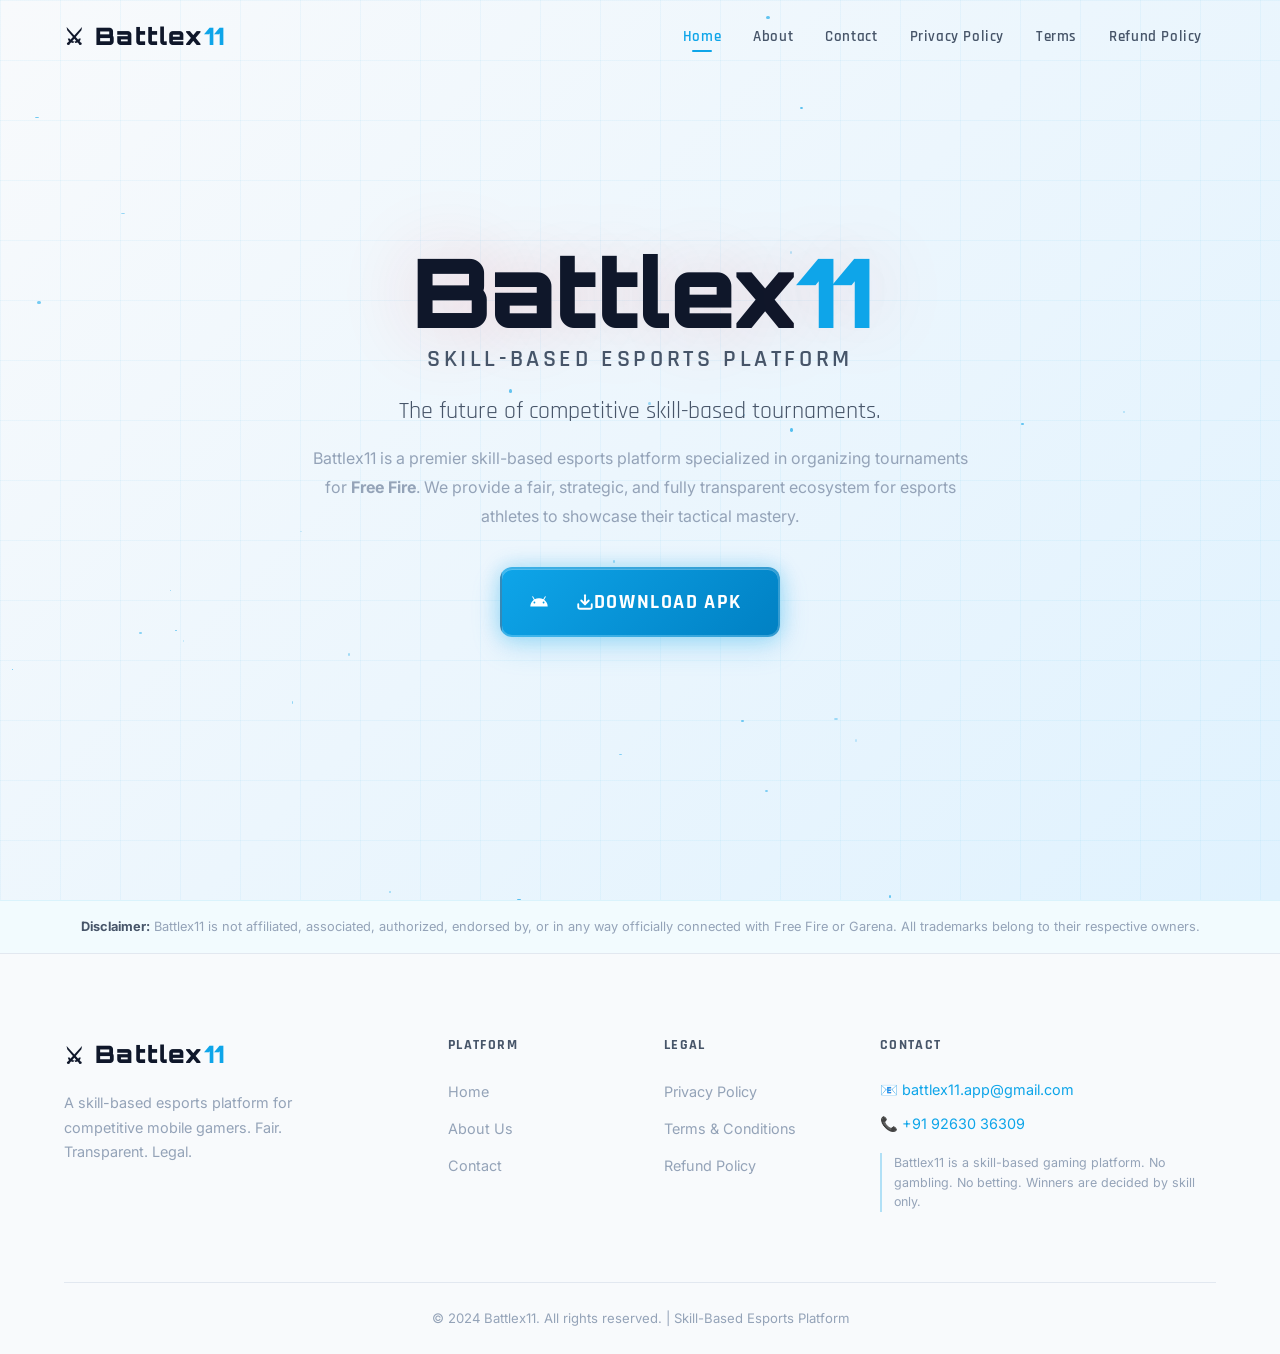
<file: battlex11/index.html>
<!DOCTYPE html>
<html lang="en">

<head>
  <meta charset="UTF-8" />
  <meta name="viewport" content="width=device-width, initial-scale=1.0" />
  <meta name="description"
    content="Battlex11 – Skill-Based Esports Platform. Compete in online tournaments based on your gaming skills. Fair, transparent, and legal." />
  <title>Battlex11 – Skill-Based Esports Platform</title>
  <link rel="stylesheet" href="css/style.css" />
  <link rel="preconnect" href="https://fonts.googleapis.com" />
  <link rel="preconnect" href="https://fonts.gstatic.com" crossorigin />
  <link
    href="https://fonts.googleapis.com/css2?family=Rajdhani:wght@400;500;600;700&family=Inter:wght@300;400;500;600&family=Orbitron:wght@400;700;900&display=swap"
    rel="stylesheet" />
</head>

<body>

  <!-- NAVIGATION -->
  <nav class="navbar" id="navbar">
    <div class="nav-container">
      <a href="index.html" class="nav-logo">
        <span class="logo-icon">⚔</span>
        <span class="logo-text">Battlex<span class="logo-accent">11</span></span>
      </a>
      <button class="nav-toggle" id="navToggle" aria-label="Toggle navigation">
        <span></span><span></span><span></span>
      </button>
      <ul class="nav-links" id="navLinks">
        <li><a href="index.html" class="nav-link active">Home</a></li>
        <li><a href="about.html" class="nav-link">About</a></li>
        <li><a href="contact.html" class="nav-link">Contact</a></li>
        <li><a href="privacy-policy.html" class="nav-link">Privacy Policy</a></li>
        <li><a href="terms.html" class="nav-link">Terms</a></li>
        <li><a href="refund-policy.html" class="nav-link">Refund Policy</a></li>
      </ul>
    </div>
  </nav>

  <!-- HERO SECTION -->
  <section class="hero" id="hero">
    <div class="hero-bg">
      <div class="hero-particles" id="particles"></div>
      <div class="hero-grid"></div>
    </div>
    <div class="hero-content">
      <h1 class="hero-title">
        Battlex<span class="accent-red">11</span>
        <span class="hero-subtitle-tag">Skill-Based Esports Platform</span>
      </h1>
      <p class="hero-desc">
        The future of competitive skill-based tournaments.
      </p>
      <p class="hero-intro">
        Battlex11 is a premier skill-based esports platform specialized in organizing tournaments for <strong>Free
          Fire</strong>. We provide a fair, strategic, and fully transparent ecosystem for esports athletes to showcase
        their tactical mastery.
      </p>
      <div class="hero-actions">
        <a class="download-btn" href="https://drive.usercontent.google.com/download?id=1CkyBkMBVjMlCtp7G7QbkwWmrBTNQGLA6&export=download&authuser=0">
          DOWNLOAD APK
        </a>
      </div>
    </div>

  </section>







  <!-- DISCLAIMER -->
  <section class="disclaimer-strip" id="disclaimerStrip">
    <div class="container">
      <p><strong>Disclaimer:</strong> Battlex11 is not affiliated, associated, authorized, endorsed by, or in any way
        officially connected with Free Fire or Garena. All trademarks belong to their respective owners.</p>
    </div>
  </section>

  <!-- FOOTER -->
  <footer class="footer" id="footer">
    <div class="container">
      <div class="footer-grid">
        <div class="footer-brand">
          <a href="index.html" class="nav-logo">
            <span class="logo-icon">⚔</span>
            <span class="logo-text">Battlex<span class="logo-accent">11</span></span>
          </a>
          <p>A skill-based esports platform for competitive mobile gamers. Fair. Transparent. Legal.</p>
        </div>
        <div class="footer-links">
          <h4>Platform</h4>
          <ul>
            <li><a href="index.html">Home</a></li>
            <li><a href="about.html">About Us</a></li>
            <li><a href="contact.html">Contact</a></li>
          </ul>
        </div>
        <div class="footer-links">
          <h4>Legal</h4>
          <ul>
            <li><a href="privacy-policy.html">Privacy Policy</a></li>
            <li><a href="terms.html">Terms &amp; Conditions</a></li>
            <li><a href="refund-policy.html">Refund Policy</a></li>
          </ul>
        </div>
        <div class="footer-contact">
          <h4>Contact</h4>
          <p>📧 <a href="mailto:battlex11.app@gmail.com">battlex11.app@gmail.com</a></p>
          <p>📞 <a href="tel:+919263036309">+91 92630 36309</a></p>
          <p class="footer-legal-note">Battlex11 is a skill-based gaming platform. No gambling. No betting. Winners are
            decided by skill only.</p>
        </div>
      </div>
      <div class="footer-bottom">
        <p>&copy; 2024 Battlex11. All rights reserved. | Skill-Based Esports Platform</p>
      </div>
    </div>
  </footer>

  <script src="js/main.js"></script>
</body>

</html>
</file>
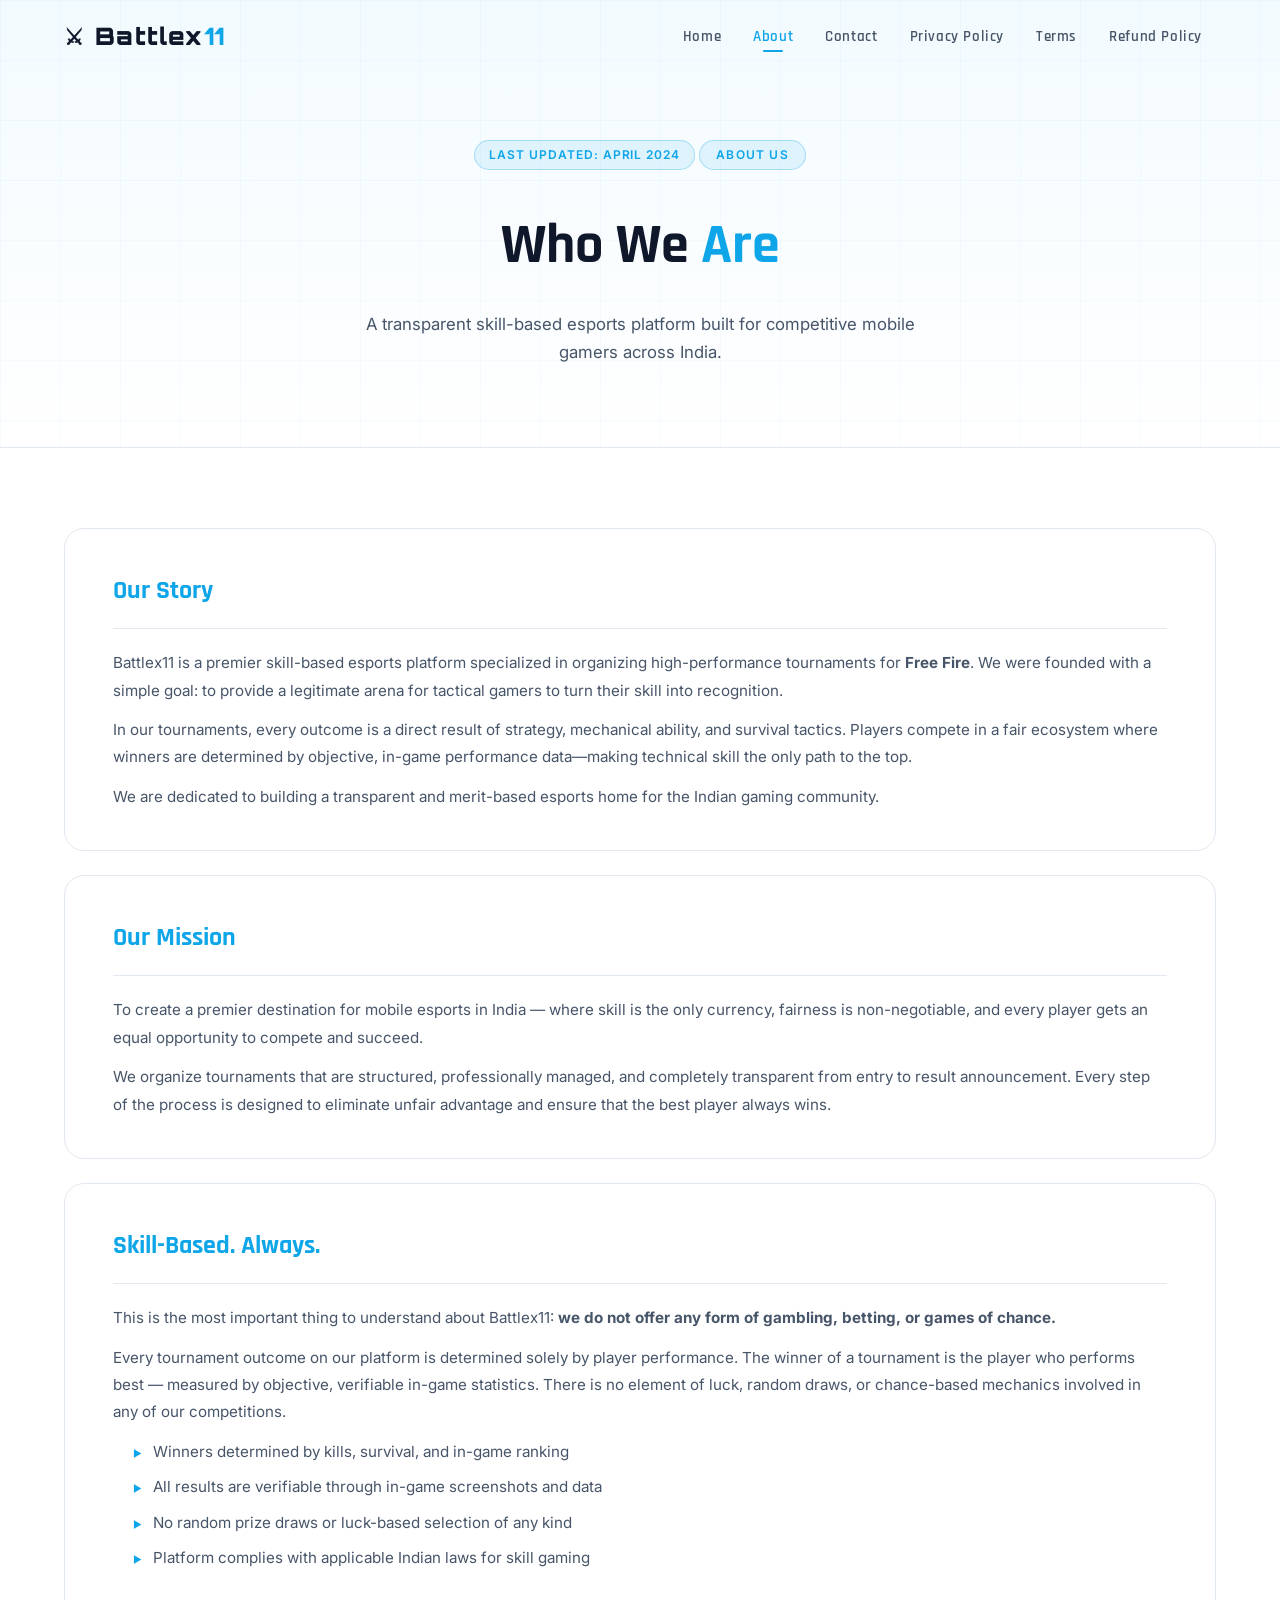
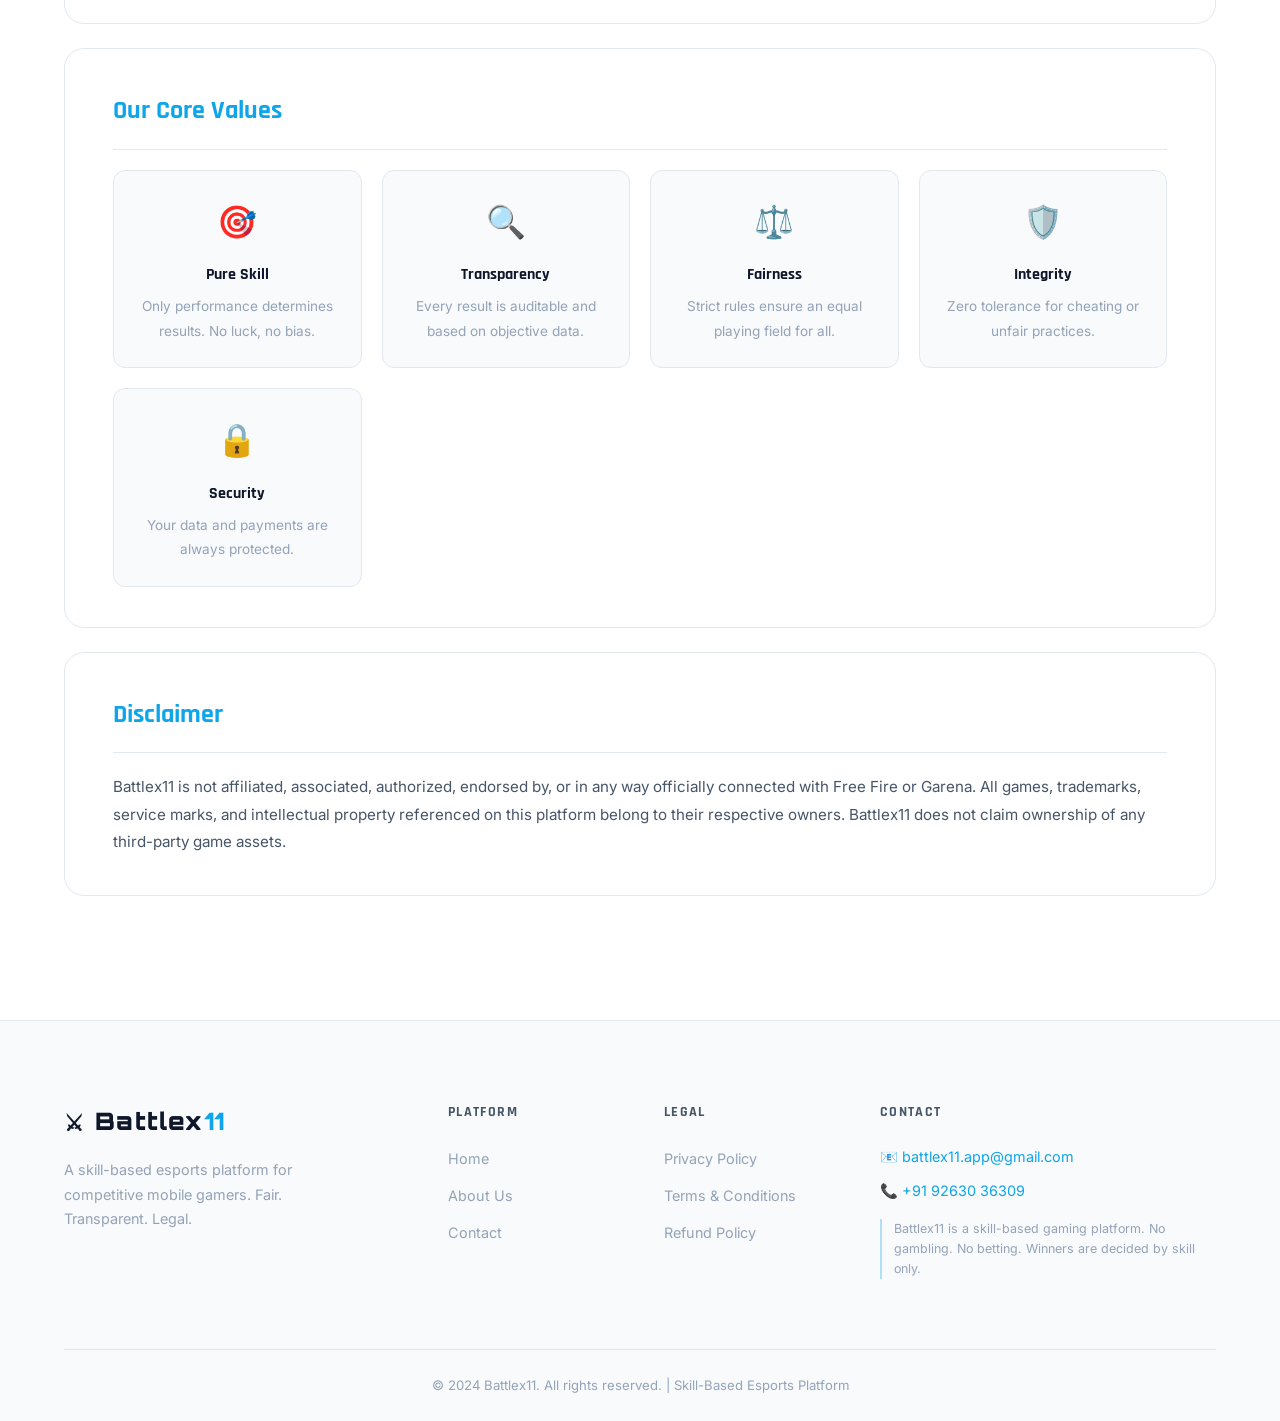
<file: battlex11/about.html>
<!DOCTYPE html>
<html lang="en">
<head>
  <meta charset="UTF-8" />
  <meta name="viewport" content="width=device-width, initial-scale=1.0" />
  <meta name="description" content="About Battlex11 – A legal, skill-based esports platform for competitive mobile gamers. Learn about our mission, values, and compliance." />
  <title>About Us – Battlex11 Esports Platform</title>
  <link rel="stylesheet" href="css/style.css" />
  <link href="https://fonts.googleapis.com/css2?family=Rajdhani:wght@400;500;600;700&family=Inter:wght@300;400;500;600&family=Orbitron:wght@400;700;900&display=swap" rel="stylesheet" />
</head>
<body>

  <!-- NAVIGATION -->
  <nav class="navbar" id="navbar">
    <div class="nav-container">
      <a href="index.html" class="nav-logo">
        <span class="logo-icon">⚔</span>
        <span class="logo-text">Battlex<span class="logo-accent">11</span></span>
      </a>
      <button class="nav-toggle" id="navToggle" aria-label="Toggle navigation">
        <span></span><span></span><span></span>
      </button>
      <ul class="nav-links" id="navLinks">
        <li><a href="index.html" class="nav-link">Home</a></li>
        <li><a href="about.html" class="nav-link active">About</a></li>
        <li><a href="contact.html" class="nav-link">Contact</a></li>
        <li><a href="privacy-policy.html" class="nav-link">Privacy Policy</a></li>
        <li><a href="terms.html" class="nav-link">Terms</a></li>
        <li><a href="refund-policy.html" class="nav-link">Refund Policy</a></li>
      </ul>
    </div>
  </nav>

  <!-- PAGE HERO -->
  <section class="page-hero">
    <div class="page-hero-content">
      <span class="policy-updated">Last Updated: April 2024</span>
      <span class="section-tag">About Us</span>
      <h1>Who We <span class="accent-red">Are</span></h1>
      <p>A transparent skill-based esports platform built for competitive mobile gamers across India.</p>
    </div>
  </section>

  <!-- CONTENT -->
  <section class="page-content">
    <div class="container">

      <div class="content-block">
        <h2>Our Story</h2>
        <p>Battlex11 is a premier skill-based esports platform specialized in organizing high-performance tournaments for <strong>Free Fire</strong>. We were founded with a simple goal: to provide a legitimate arena for tactical gamers to turn their skill into recognition.</p>
        <p>In our tournaments, every outcome is a direct result of strategy, mechanical ability, and survival tactics. Players compete in a fair ecosystem where winners are determined by objective, in-game performance data—making technical skill the only path to the top.</p>
        <p>We are dedicated to building a transparent and merit-based esports home for the Indian gaming community.</p>
      </div>

      <div class="content-block">
        <h2>Our Mission</h2>
        <p>To create a premier destination for mobile esports in India — where skill is the only currency, fairness is non-negotiable, and every player gets an equal opportunity to compete and succeed.</p>
        <p>We organize tournaments that are structured, professionally managed, and completely transparent from entry to result announcement. Every step of the process is designed to eliminate unfair advantage and ensure that the best player always wins.</p>
      </div>

      <div class="content-block">
        <h2>Skill-Based. Always.</h2>
        <p>This is the most important thing to understand about Battlex11: <strong>we do not offer any form of gambling, betting, or games of chance.</strong></p>
        <p>Every tournament outcome on our platform is determined solely by player performance. The winner of a tournament is the player who performs best — measured by objective, verifiable in-game statistics. There is no element of luck, random draws, or chance-based mechanics involved in any of our competitions.</p>
        <ul>
          <li>Winners determined by kills, survival, and in-game ranking</li>
          <li>All results are verifiable through in-game screenshots and data</li>
          <li>No random prize draws or luck-based selection of any kind</li>
          <li>Platform complies with applicable Indian laws for skill gaming</li>
        </ul>
      </div>

      <div class="content-block">
        <h2>Our Core Values</h2>
        <div class="values-grid">
          <div class="value-item">
            <div class="vi-icon">🎯</div>
            <h4>Pure Skill</h4>
            <p>Only performance determines results. No luck, no bias.</p>
          </div>
          <div class="value-item">
            <div class="vi-icon">🔍</div>
            <h4>Transparency</h4>
            <p>Every result is auditable and based on objective data.</p>
          </div>
          <div class="value-item">
            <div class="vi-icon">⚖️</div>
            <h4>Fairness</h4>
            <p>Strict rules ensure an equal playing field for all.</p>
          </div>
          <div class="value-item">
            <div class="vi-icon">🛡️</div>
            <h4>Integrity</h4>
            <p>Zero tolerance for cheating or unfair practices.</p>
          </div>
          <div class="value-item">
            <div class="vi-icon">🔒</div>
            <h4>Security</h4>
            <p>Your data and payments are always protected.</p>
          </div>
        </div>
      </div>



      <div class="content-block">
        <h2>Disclaimer</h2>
        <p>Battlex11 is not affiliated, associated, authorized, endorsed by, or in any way officially connected with Free Fire or Garena. All games, trademarks, service marks, and intellectual property referenced on this platform belong to their respective owners. Battlex11 does not claim ownership of any third-party game assets.</p>
      </div>

    </div>
  </section>

  <!-- FOOTER -->
  <footer class="footer" id="footer">
    <div class="container">
      <div class="footer-grid">
        <div class="footer-brand">
          <a href="index.html" class="nav-logo">
            <span class="logo-icon">⚔</span>
            <span class="logo-text">Battlex<span class="logo-accent">11</span></span>
          </a>
          <p>A skill-based esports platform for competitive mobile gamers. Fair. Transparent. Legal.</p>
        </div>
        <div class="footer-links">
          <h4>Platform</h4>
          <ul>
            <li><a href="index.html">Home</a></li>
            <li><a href="about.html">About Us</a></li>
            <li><a href="contact.html">Contact</a></li>
          </ul>
        </div>
        <div class="footer-links">
          <h4>Legal</h4>
          <ul>
            <li><a href="privacy-policy.html">Privacy Policy</a></li>
            <li><a href="terms.html">Terms &amp; Conditions</a></li>
            <li><a href="refund-policy.html">Refund Policy</a></li>
          </ul>
        </div>
        <div class="footer-contact">
          <h4>Contact</h4>
          <p>📧 <a href="mailto:battlex11.app@gmail.com">battlex11.app@gmail.com</a></p>
          <p>📞 <a href="tel:+919263036309">+91 92630 36309</a></p>
          <p class="footer-legal-note">Battlex11 is a skill-based gaming platform. No gambling. No betting. Winners are decided by skill only.</p>
        </div>
      </div>
      <div class="footer-bottom">
        <p>&copy; 2024 Battlex11. All rights reserved. | Skill-Based Esports Platform</p>
      </div>
    </div>
  </footer>

  <script src="js/main.js"></script>
</body>
</html>
</file>
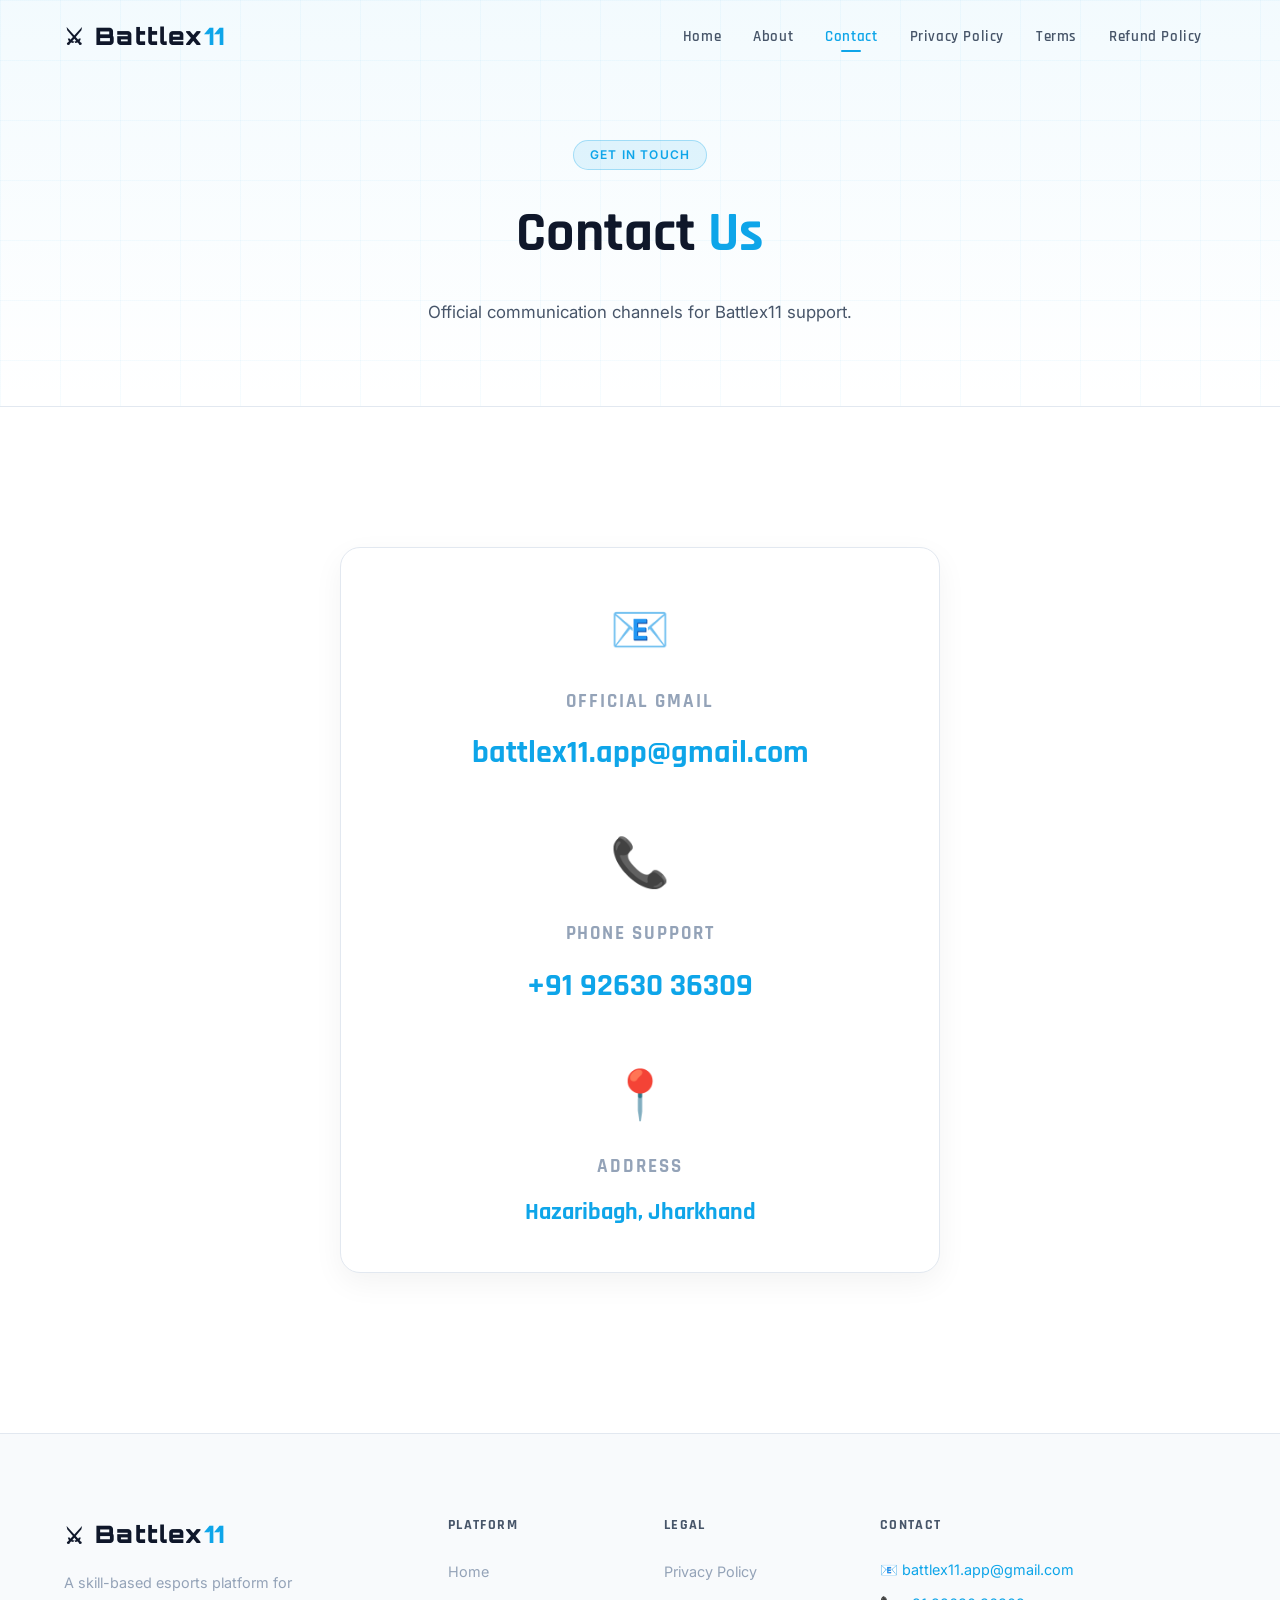
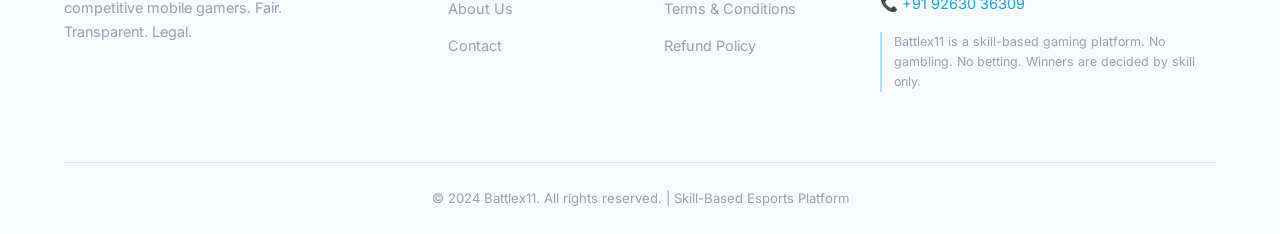
<file: battlex11/contact.html>
<!DOCTYPE html>
<html lang="en">
<head>
  <meta charset="UTF-8" />
  <meta name="viewport" content="width=device-width, initial-scale=1.0" />
  <meta name="description" content="Contact Battlex11 – Reach out for support. Email us at battlex11.app@gmail.com or call 9263036309." />
  <title>Contact Us – Battlex11 Esports Platform</title>
  <link rel="stylesheet" href="css/style.css" />
  <link href="https://fonts.googleapis.com/css2?family=Rajdhani:wght@400;500;600;700&family=Inter:wght@300;400;500;600&family=Orbitron:wght@400;700;900&display=swap" rel="stylesheet" />
  <style>
    .contact-minimal-wrap {
      max-width: 600px;
      margin: 60px auto;
      padding: 40px;
      background: var(--bg-card);
      border: 1px solid var(--border);
      border-radius: var(--radius-lg);
      text-align: center;
      box-shadow: var(--shadow-card);
    }
    .contact-minimal-item {
      margin-bottom: 40px;
    }
    .contact-minimal-item:last-child {
      margin-bottom: 0;
    }
    .cm-icon {
      font-size: 3rem;
      margin-bottom: 16px;
      display: block;
    }
    .cm-label {
      font-family: var(--font-heading);
      font-size: 1.2rem;
      font-weight: 700;
      color: var(--text-muted);
      text-transform: uppercase;
      letter-spacing: 0.1em;
      margin-bottom: 8px;
      display: block;
    }
    .cm-value a {
      font-family: var(--font-heading);
      font-size: 2rem;
      font-weight: 700;
      color: var(--accent-blue);
      text-decoration: none;
      transition: opacity var(--transition);
    }
    .cm-value a:hover {
      opacity: 0.8;
    }
    @media (max-width: 768px) {
      .cm-value a { font-size: 1.5rem; }
    }
  </style>
</head>
<body>

  <!-- NAVIGATION -->
  <nav class="navbar" id="navbar">
    <div class="nav-container">
      <a href="index.html" class="nav-logo">
        <span class="logo-icon">⚔</span>
        <span class="logo-text">Battlex<span class="logo-accent">11</span></span>
      </a>
      <button class="nav-toggle" id="navToggle" aria-label="Toggle navigation">
        <span></span><span></span><span></span>
      </button>
      <ul class="nav-links" id="navLinks">
        <li><a href="index.html" class="nav-link">Home</a></li>
        <li><a href="about.html" class="nav-link">About</a></li>
        <li><a href="contact.html" class="nav-link active">Contact</a></li>
        <li><a href="privacy-policy.html" class="nav-link">Privacy Policy</a></li>
        <li><a href="terms.html" class="nav-link">Terms</a></li>
        <li><a href="refund-policy.html" class="nav-link">Refund Policy</a></li>
      </ul>
    </div>
  </nav>

  <!-- PAGE HERO -->
  <section class="page-hero">
    <div class="page-hero-content">
      <span class="section-tag">Get In Touch</span>
      <h1>Contact <span class="accent-red">Us</span></h1>
      <p>Official communication channels for Battlex11 support.</p>
    </div>
  </section>

  <!-- CONTACT CONTENT -->
  <section class="page-content">
    <div class="container">
      <div class="contact-minimal-wrap">
        <div class="contact-minimal-item">
          <span class="cm-icon">📧</span>
          <span class="cm-label">Official Gmail</span>
          <div class="cm-value">
            <a href="mailto:battlex11.app@gmail.com">battlex11.app@gmail.com</a>
          </div>
        </div>

        <div class="contact-minimal-item">
          <span class="cm-icon">📞</span>
          <span class="cm-label">Phone Support</span>
          <div class="cm-value">
            <a href="tel:+919263036309">+91 92630 36309</a>
          </div>
        </div>
        <div class="contact-minimal-item">
          <span class="cm-icon">📍</span>
          <span class="cm-label">Address</span>
          <div class="cm-value">
            <span style="font-family: var(--font-heading); font-size: 1.5rem; font-weight: 700; color: var(--accent-blue);">Hazaribagh, Jharkhand</span>
          </div>
        </div>
      </div>
    </div>
  </section>

  <!-- FOOTER -->
  <footer class="footer" id="footer">
    <div class="container">
      <div class="footer-grid">
        <div class="footer-brand">
          <a href="index.html" class="nav-logo">
            <span class="logo-icon">⚔</span>
            <span class="logo-text">Battlex<span class="logo-accent">11</span></span>
          </a>
          <p>A skill-based esports platform for competitive mobile gamers. Fair. Transparent. Legal.</p>
        </div>
        <div class="footer-links">
          <h4>Platform</h4>
          <ul>
            <li><a href="index.html">Home</a></li>
            <li><a href="about.html">About Us</a></li>
            <li><a href="contact.html">Contact</a></li>
          </ul>
        </div>
        <div class="footer-links">
          <h4>Legal</h4>
          <ul>
            <li><a href="privacy-policy.html">Privacy Policy</a></li>
            <li><a href="terms.html">Terms &amp; Conditions</a></li>
            <li><a href="refund-policy.html">Refund Policy</a></li>
          </ul>
        </div>
        <div class="footer-contact">
          <h4>Contact</h4>
          <p>📧 <a href="mailto:battlex11.app@gmail.com">battlex11.app@gmail.com</a></p>
          <p>📞 <a href="tel:+919263036309">+91 92630 36309</a></p>
          <p class="footer-legal-note">Battlex11 is a skill-based gaming platform. No gambling. No betting. Winners are decided by skill only.</p>
        </div>
      </div>
      <div class="footer-bottom">
        <p>&copy; 2024 Battlex11. All rights reserved. | Skill-Based Esports Platform</p>
      </div>
    </div>
  </footer>

  <script src="js/main.js"></script>
</body>
</html>
</file>
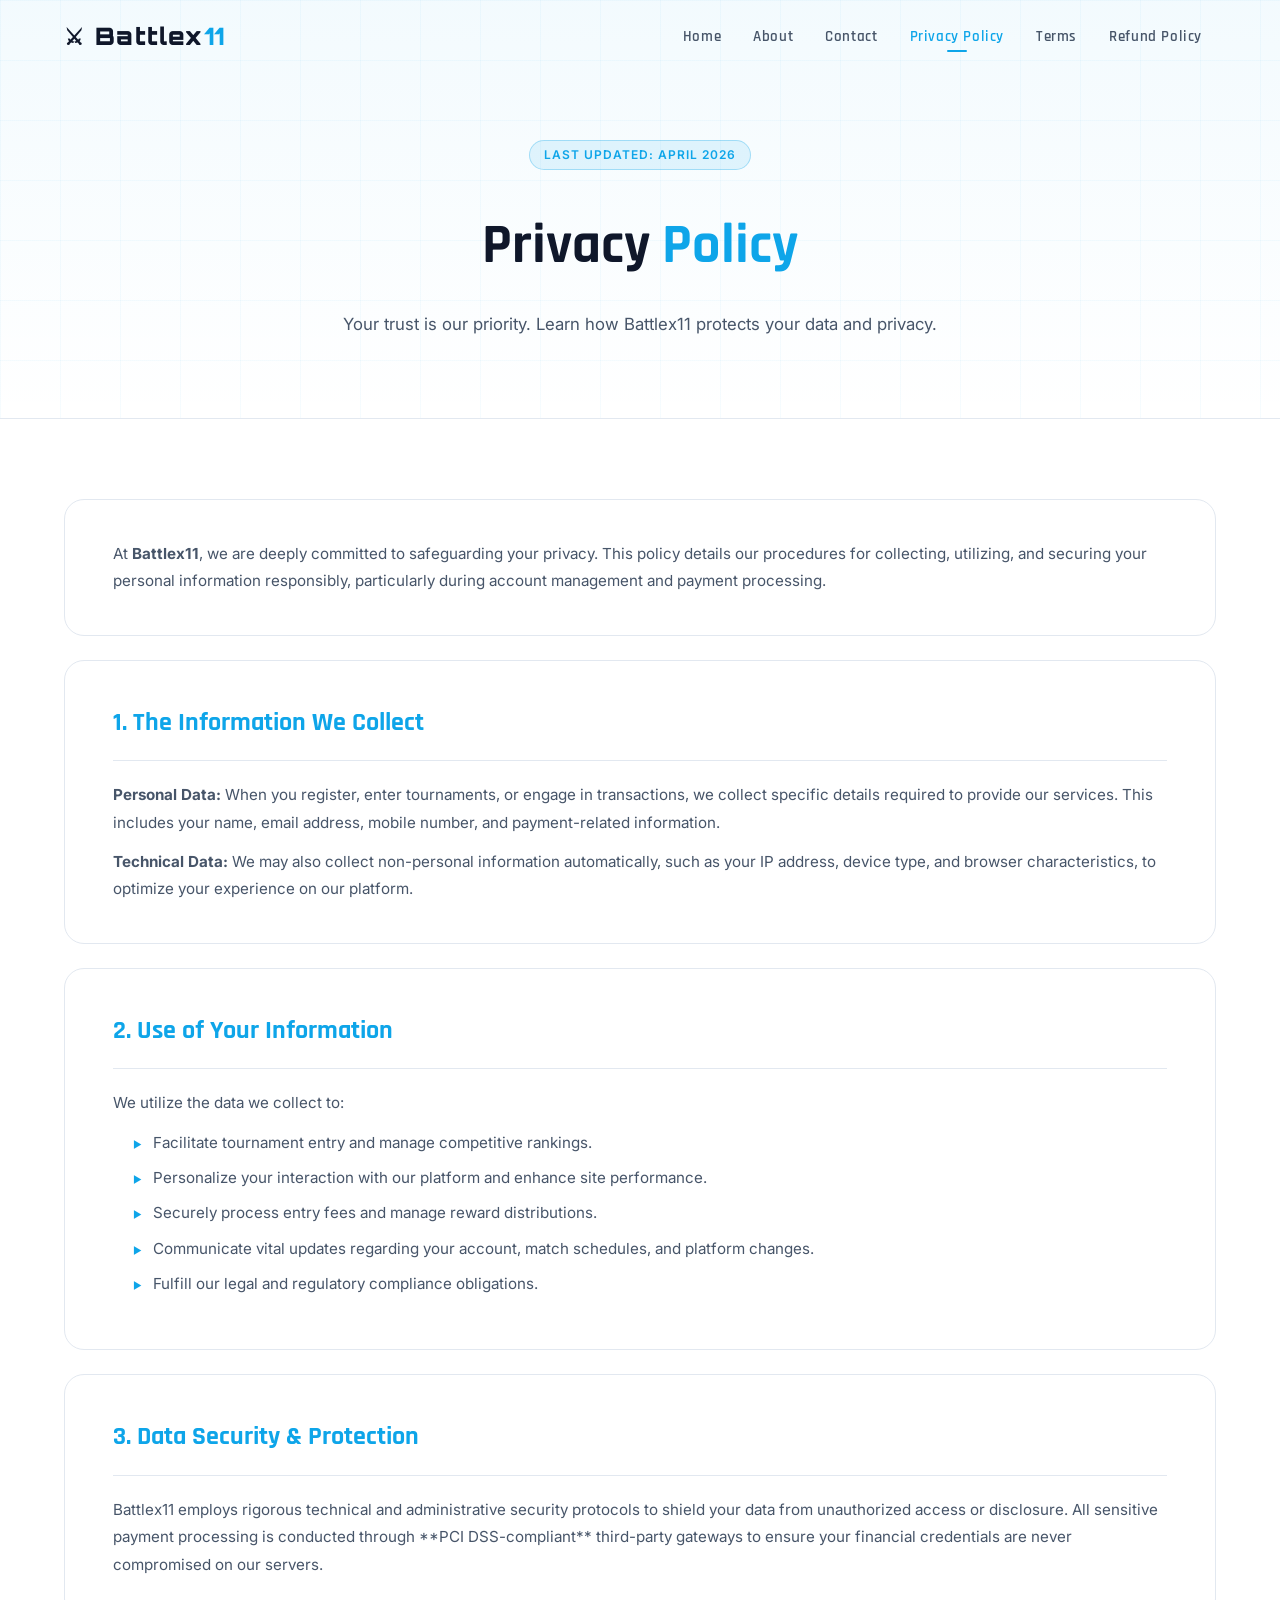
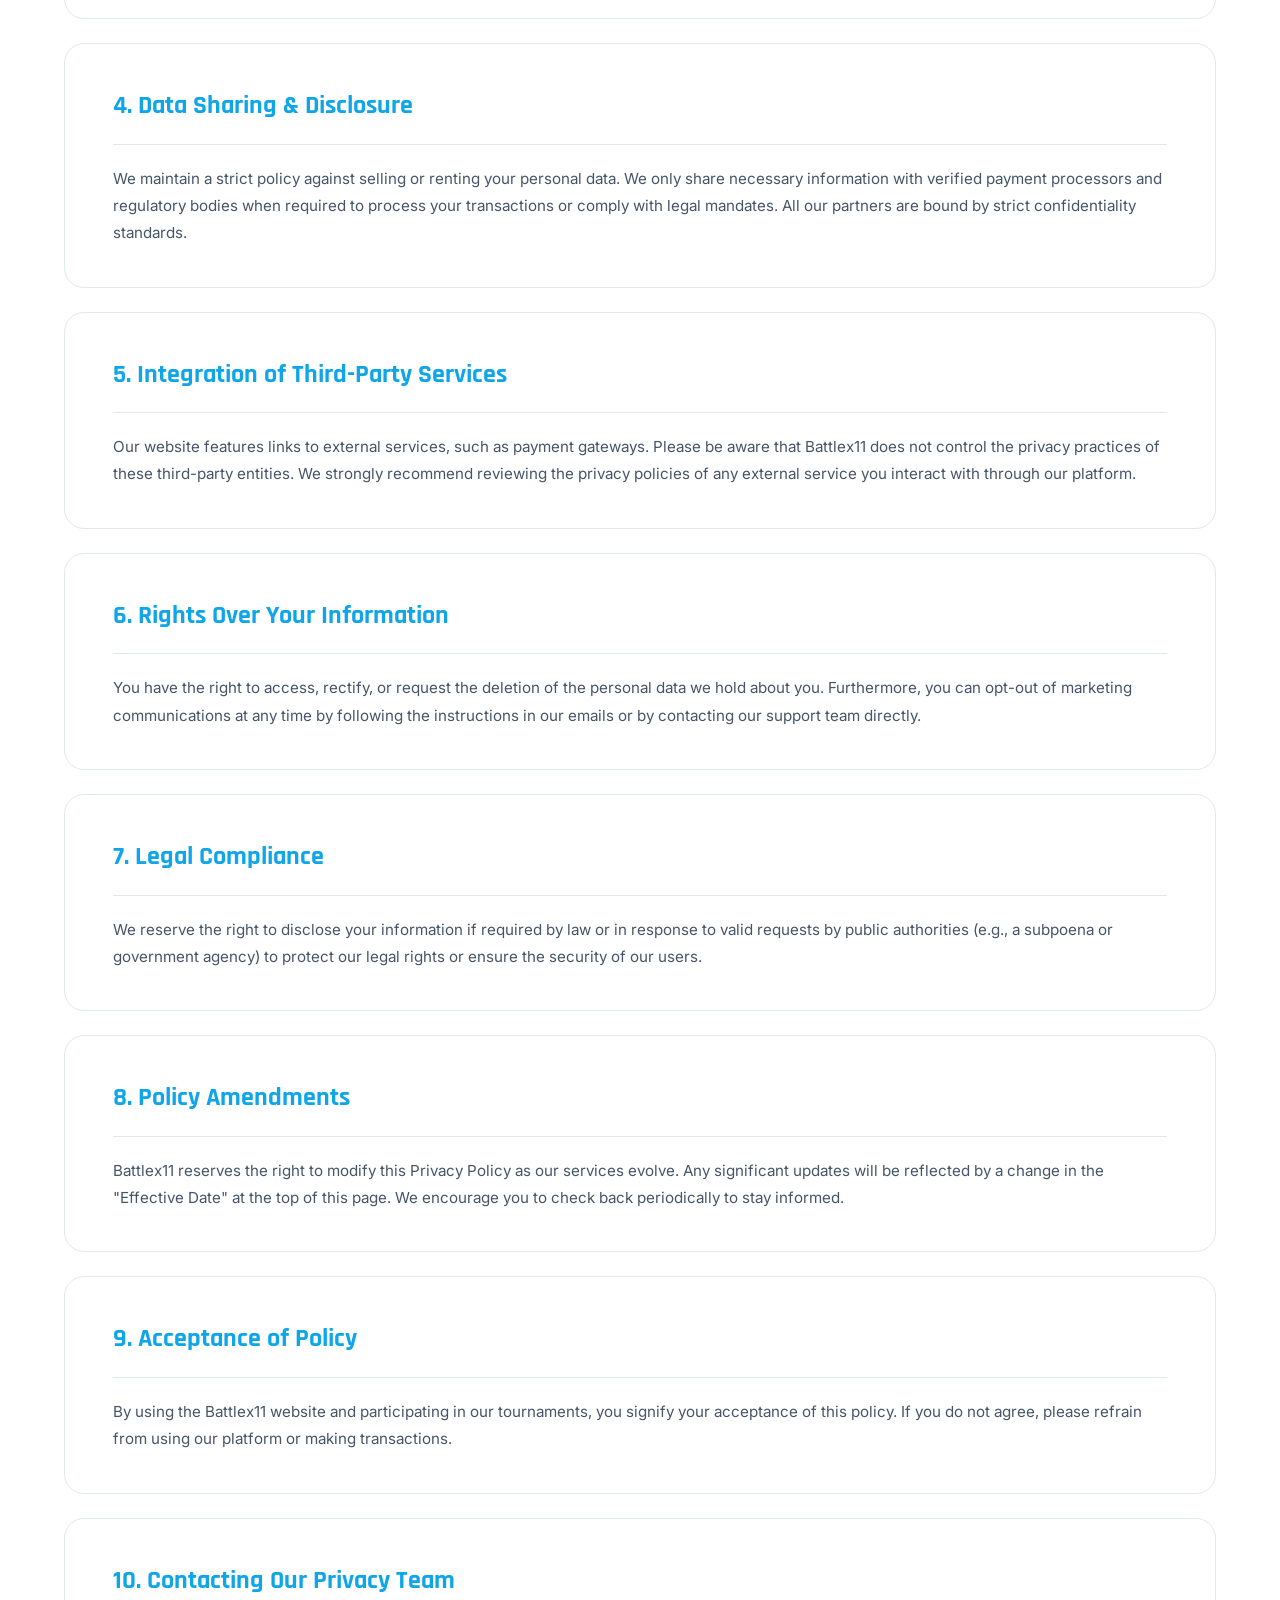
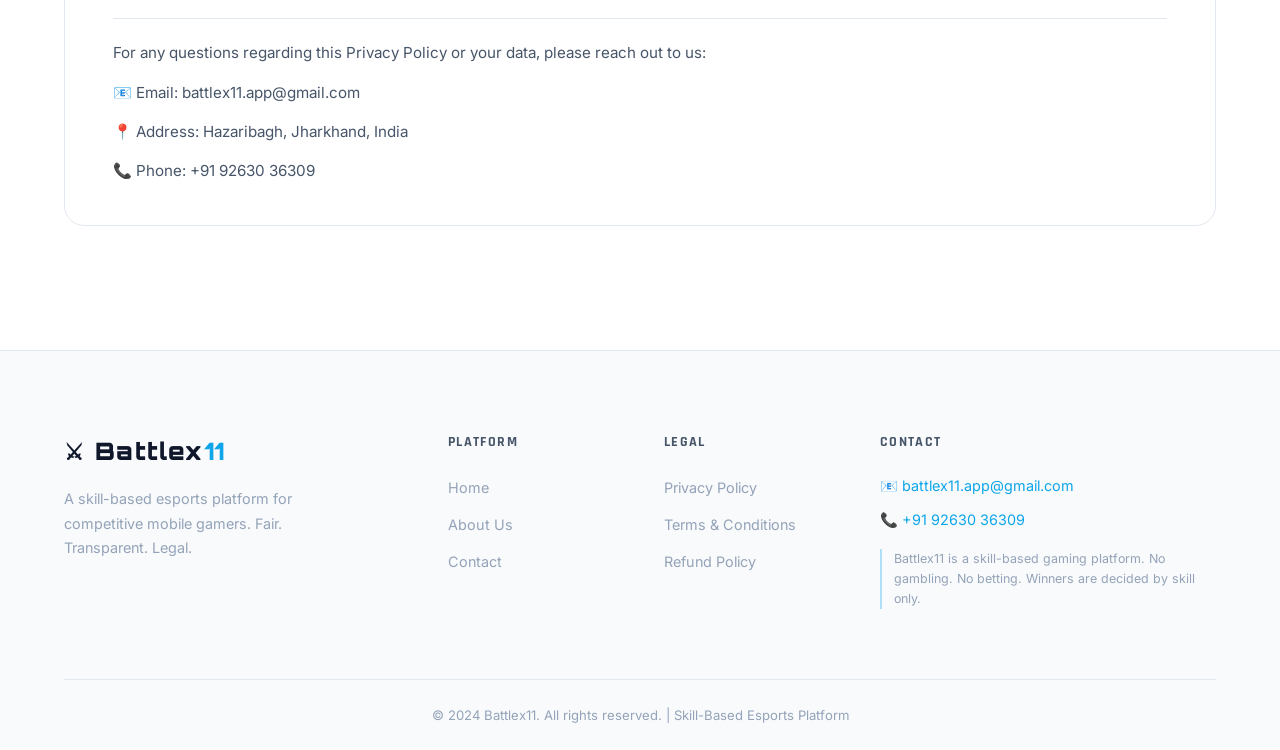
<file: battlex11/privacy-policy.html>
<!DOCTYPE html>
<html lang="en">
<head>
  <meta charset="UTF-8" />
  <meta name="viewport" content="width=device-width, initial-scale=1.0" />
  <meta name="description" content="Battlex11 Privacy Policy – How we collect, use, and protect your personal and payment information." />
  <title>Privacy Policy – Battlex11</title>
  <link rel="stylesheet" href="css/style.css" />
  <link href="https://fonts.googleapis.com/css2?family=Rajdhani:wght@400;500;600;700&family=Inter:wght@300;400;500;600&family=Orbitron:wght@400;700;900&display=swap" rel="stylesheet" />
</head>
<body>

  <!-- NAVIGATION -->
  <nav class="navbar" id="navbar">
    <div class="nav-container">
      <a href="index.html" class="nav-logo">
        <span class="logo-icon">⚔</span>
        <span class="logo-text">Battlex<span class="logo-accent">11</span></span>
      </a>
      <button class="nav-toggle" id="navToggle" aria-label="Toggle navigation">
        <span></span><span></span><span></span>
      </button>
      <ul class="nav-links" id="navLinks">
        <li><a href="index.html" class="nav-link">Home</a></li>
        <li><a href="about.html" class="nav-link">About</a></li>
        <li><a href="contact.html" class="nav-link">Contact</a></li>
        <li><a href="privacy-policy.html" class="nav-link active">Privacy Policy</a></li>
        <li><a href="terms.html" class="nav-link">Terms</a></li>
        <li><a href="refund-policy.html" class="nav-link">Refund Policy</a></li>
      </ul>
    </div>
  </nav>

  <!-- PAGE HERO -->
  <section class="page-hero">
    <div class="page-hero-content">
      <span class="policy-updated">Last Updated: April 2026</span>
      <h1>Privacy <span class="accent-red">Policy</span></h1>
      <p>Your trust is our priority. Learn how Battlex11 protects your data and privacy.</p>
    </div>
  </section>

  <!-- CONTENT -->
  <section class="page-content">
    <div class="container">
      <div class="content-block">
        <p>At <strong>Battlex11</strong>, we are deeply committed to safeguarding your privacy. This policy details our procedures for collecting, utilizing, and securing your personal information responsibly, particularly during account management and payment processing.</p>
      </div>

      <div class="content-block">
        <h2>1. The Information We Collect</h2>
        <p><strong>Personal Data:</strong> When you register, enter tournaments, or engage in transactions, we collect specific details required to provide our services. This includes your name, email address, mobile number, and payment-related information.</p>
        <p><strong>Technical Data:</strong> We may also collect non-personal information automatically, such as your IP address, device type, and browser characteristics, to optimize your experience on our platform.</p>
      </div>

      <div class="content-block">
        <h2>2. Use of Your Information</h2>
        <p>We utilize the data we collect to:</p>
        <ul>
          <li>Facilitate tournament entry and manage competitive rankings.</li>
          <li>Personalize your interaction with our platform and enhance site performance.</li>
          <li>Securely process entry fees and manage reward distributions.</li>
          <li>Communicate vital updates regarding your account, match schedules, and platform changes.</li>
          <li>Fulfill our legal and regulatory compliance obligations.</li>
        </ul>
      </div>

      <div class="content-block">
        <h2>3. Data Security & Protection</h2>
        <p>Battlex11 employs rigorous technical and administrative security protocols to shield your data from unauthorized access or disclosure. All sensitive payment processing is conducted through **PCI DSS-compliant** third-party gateways to ensure your financial credentials are never compromised on our servers.</p>
      </div>

      <div class="content-block">
        <h2>4. Data Sharing & Disclosure</h2>
        <p>We maintain a strict policy against selling or renting your personal data. We only share necessary information with verified payment processors and regulatory bodies when required to process your transactions or comply with legal mandates. All our partners are bound by strict confidentiality standards.</p>
      </div>

      <div class="content-block">
        <h2>5. Integration of Third-Party Services</h2>
        <p>Our website features links to external services, such as payment gateways. Please be aware that Battlex11 does not control the privacy practices of these third-party entities. We strongly recommend reviewing the privacy policies of any external service you interact with through our platform.</p>
      </div>

      <div class="content-block">
        <h2>6. Rights Over Your Information</h2>
        <p>You have the right to access, rectify, or request the deletion of the personal data we hold about you. Furthermore, you can opt-out of marketing communications at any time by following the instructions in our emails or by contacting our support team directly.</p>
      </div>

      <div class="content-block">
        <h2>7. Legal Compliance</h2>
        <p>We reserve the right to disclose your information if required by law or in response to valid requests by public authorities (e.g., a subpoena or government agency) to protect our legal rights or ensure the security of our users.</p>
      </div>

      <div class="content-block">
        <h2>8. Policy Amendments</h2>
        <p>Battlex11 reserves the right to modify this Privacy Policy as our services evolve. Any significant updates will be reflected by a change in the "Effective Date" at the top of this page. We encourage you to check back periodically to stay informed.</p>
      </div>

      <div class="content-block">
        <h2>9. Acceptance of Policy</h2>
        <p>By using the Battlex11 website and participating in our tournaments, you signify your acceptance of this policy. If you do not agree, please refrain from using our platform or making transactions.</p>
      </div>

      <div class="content-block">
        <h2>10. Contacting Our Privacy Team</h2>
        <p>For any questions regarding this Privacy Policy or your data, please reach out to us:</p>
        <p>📧 Email: <a href="mailto:battlex11.app@gmail.com" style="color:var(--accent-red);">battlex11.app@gmail.com</a></p>
        <p>📍 Address: Hazaribagh, Jharkhand, India</p>
        <p>📞 Phone: +91 92630 36309</p>
      </div>

    </div>
  </section>

  <!-- FOOTER -->
  <footer class="footer" id="footer">
    <div class="container">
      <div class="footer-grid">
        <div class="footer-brand">
          <a href="index.html" class="nav-logo">
            <span class="logo-icon">⚔</span>
            <span class="logo-text">Battlex<span class="logo-accent">11</span></span>
          </a>
          <p>A skill-based esports platform for competitive mobile gamers. Fair. Transparent. Legal.</p>
        </div>
        <div class="footer-links">
          <h4>Platform</h4>
          <ul>
            <li><a href="index.html">Home</a></li>
            <li><a href="about.html">About Us</a></li>
            <li><a href="contact.html">Contact</a></li>
          </ul>
        </div>
        <div class="footer-links">
          <h4>Legal</h4>
          <ul>
            <li><a href="privacy-policy.html">Privacy Policy</a></li>
            <li><a href="terms.html">Terms &amp; Conditions</a></li>
            <li><a href="refund-policy.html">Refund Policy</a></li>
          </ul>
        </div>
        <div class="footer-contact">
          <h4>Contact</h4>
          <p>📧 <a href="mailto:battlex11.app@gmail.com">battlex11.app@gmail.com</a></p>
          <p>📞 <a href="tel:+919263036309">+91 92630 36309</a></p>
          <p class="footer-legal-note">Battlex11 is a skill-based gaming platform. No gambling. No betting. Winners are decided by skill only.</p>
        </div>
      </div>
      <div class="footer-bottom">
        <p>&copy; 2024 Battlex11. All rights reserved. | Skill-Based Esports Platform</p>
      </div>
    </div>
  </footer>

  <script src="js/main.js"></script>
</body>
</html>
</file>
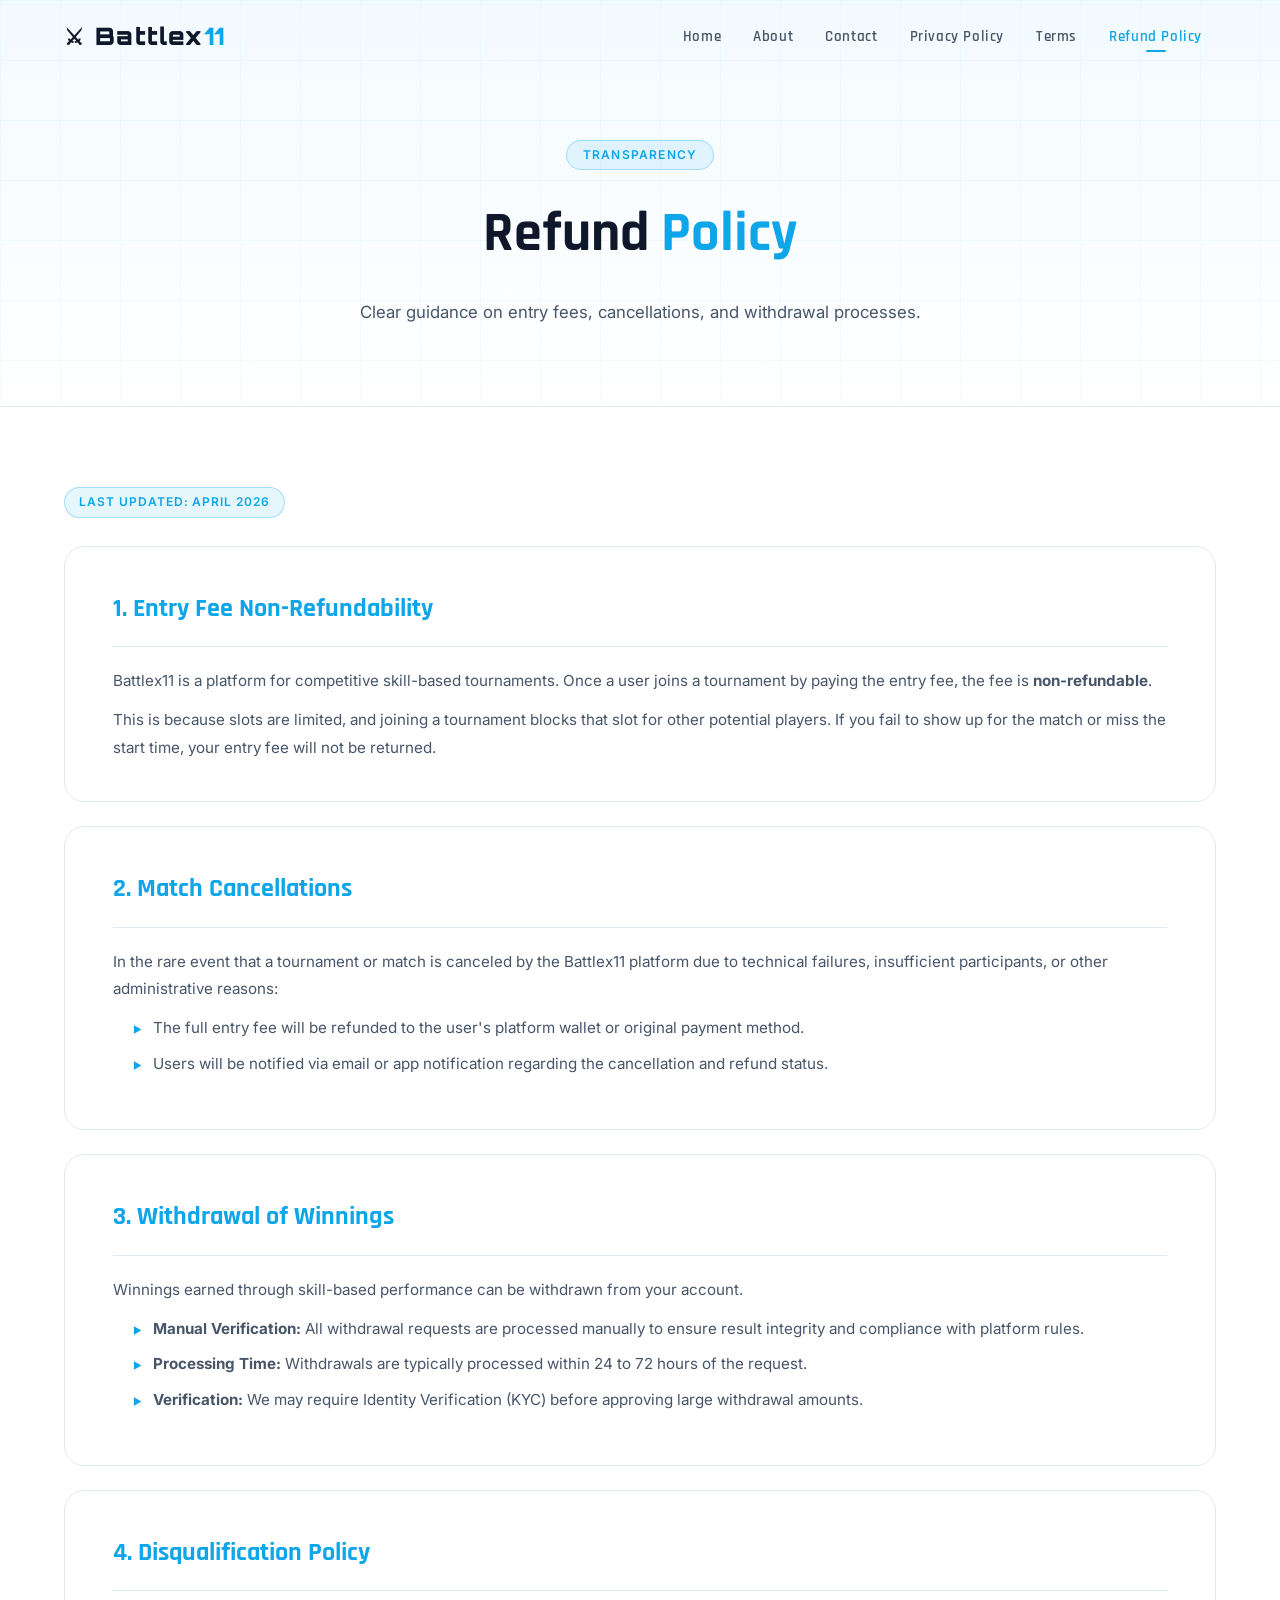
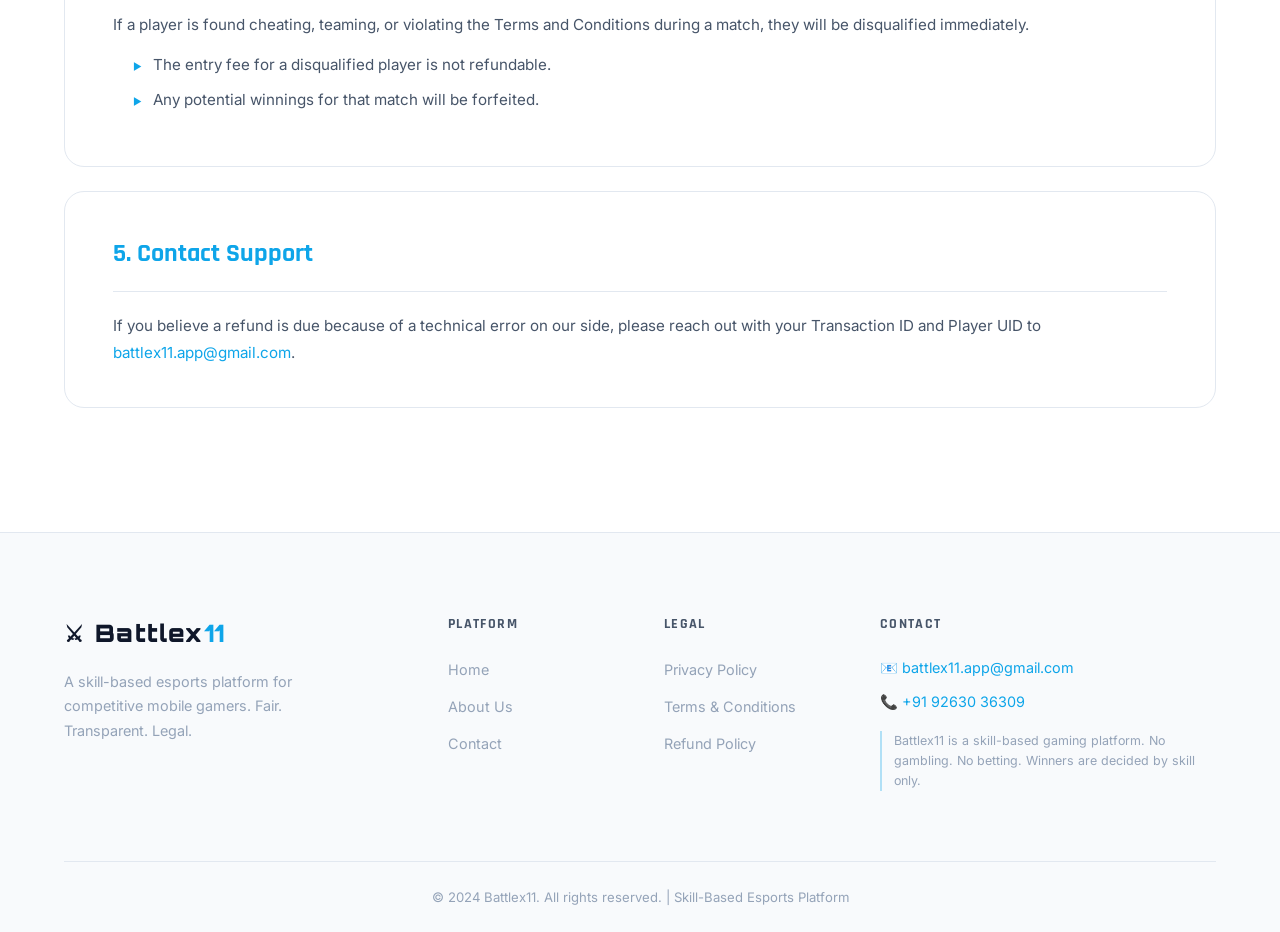
<file: battlex11/refund-policy.html>
<!DOCTYPE html>
<html lang="en">
<head>
    <meta charset="UTF-8">
    <meta name="viewport" content="width=device-width, initial-scale=1.0">
    <meta name="description" content="Refund and Cancellation Policy for Battlex11. Transparent rules about entry fees, match cancellations, and prize withdrawals.">
    <title>Refund Policy – Battlex11</title>
    <link rel="stylesheet" href="css/style.css">
    <link rel="preconnect" href="https://fonts.googleapis.com">
    <link rel="preconnect" href="https://fonts.gstatic.com" crossorigin>
    <link href="https://fonts.googleapis.com/css2?family=Rajdhani:wght@400;500;600;700&family=Inter:wght@300;400;500;600&family=Orbitron:wght@400;700;900&display=swap" rel="stylesheet">
</head>
<body>

    <!-- NAVIGATION -->
    <nav class="navbar" id="navbar">
        <div class="nav-container">
            <a href="index.html" class="nav-logo">
                <span class="logo-icon">⚔</span>
                <span class="logo-text">Battlex<span class="logo-accent">11</span></span>
            </a>
            <button class="nav-toggle" id="navToggle" aria-label="Toggle navigation">
                <span></span><span></span><span></span>
            </button>
            <ul class="nav-links" id="navLinks">
                <li><a href="index.html" class="nav-link">Home</a></li>
                <li><a href="about.html" class="nav-link">About</a></li>
                <li><a href="contact.html" class="nav-link">Contact</a></li>
                <li><a href="privacy-policy.html" class="nav-link">Privacy Policy</a></li>
                <li><a href="terms.html" class="nav-link">Terms</a></li>
                <li><a href="refund-policy.html" class="nav-link active">Refund Policy</a></li>
            </ul>
        </div>
    </nav>

    <!-- PAGE HERO -->
    <section class="page-hero">
        <div class="page-hero-content">
            <span class="section-tag">Transparency</span>
            <h1>Refund <span class="accent-red">Policy</span></h1>
            <p>Clear guidance on entry fees, cancellations, and withdrawal processes.</p>
        </div>
    </section>

    <!-- CONTENT -->
    <section class="page-content">
        <div class="container">
            <span class="policy-updated">Last Updated: April 2026</span>

            <div class="content-block">
                <h2>1. Entry Fee Non-Refundability</h2>
                <p>Battlex11 is a platform for competitive skill-based tournaments. Once a user joins a tournament by paying the entry fee, the fee is <strong>non-refundable</strong>.</p>
                <p>This is because slots are limited, and joining a tournament blocks that slot for other potential players. If you fail to show up for the match or miss the start time, your entry fee will not be returned.</p>
            </div>

            <div class="content-block">
                <h2>2. Match Cancellations</h2>
                <p>In the rare event that a tournament or match is canceled by the Battlex11 platform due to technical failures, insufficient participants, or other administrative reasons:</p>
                <ul>
                    <li>The full entry fee will be refunded to the user's platform wallet or original payment method.</li>
                    <li>Users will be notified via email or app notification regarding the cancellation and refund status.</li>
                </ul>
            </div>

            <div class="content-block">
                <h2>3. Withdrawal of Winnings</h2>
                <p>Winnings earned through skill-based performance can be withdrawn from your account.</p>
                <ul>
                    <li><strong>Manual Verification:</strong> All withdrawal requests are processed manually to ensure result integrity and compliance with platform rules.</li>
                    <li><strong>Processing Time:</strong> Withdrawals are typically processed within 24 to 72 hours of the request.</li>
                    <li><strong>Verification:</strong> We may require Identity Verification (KYC) before approving large withdrawal amounts.</li>
                </ul>
            </div>

            <div class="content-block">
                <h2>4. Disqualification Policy</h2>
                <p>If a player is found cheating, teaming, or violating the Terms and Conditions during a match, they will be disqualified immediately.</p>
                <ul>
                    <li>The entry fee for a disqualified player is not refundable.</li>
                    <li>Any potential winnings for that match will be forfeited.</li>
                </ul>
            </div>

            <div class="content-block">
                <h2>5. Contact Support</h2>
                <p>If you believe a refund is due because of a technical error on our side, please reach out with your Transaction ID and Player UID to <a href="mailto:battlex11.app@gmail.com" class="accent-red">battlex11.app@gmail.com</a>.</p>
            </div>
        </div>
    </section>

    <!-- FOOTER -->
    <footer class="footer" id="footer">
        <div class="container">
            <div class="footer-grid">
                <div class="footer-brand">
                    <a href="index.html" class="nav-logo">
                        <span class="logo-icon">⚔</span>
                        <span class="logo-text">Battlex<span class="logo-accent">11</span></span>
                    </a>
                    <p>A skill-based esports platform for competitive mobile gamers. Fair. Transparent. Legal.</p>
                </div>
                <div class="footer-links">
                    <h4>Platform</h4>
                    <ul>
                        <li><a href="index.html">Home</a></li>
                        <li><a href="about.html">About Us</a></li>
                        <li><a href="contact.html">Contact</a></li>
                    </ul>
                </div>
                <div class="footer-links">
                    <h4>Legal</h4>
                    <ul>
                        <li><a href="privacy-policy.html">Privacy Policy</a></li>
                        <li><a href="terms.html">Terms & Conditions</a></li>
                        <li><a href="refund-policy.html">Refund Policy</a></li>
                    </ul>
                </div>
                <div class="footer-contact">
                    <h4>Contact</h4>
                    <p>📧 <a href="mailto:battlex11.app@gmail.com">battlex11.app@gmail.com</a></p>
                    <p>📞 <a href="tel:+919263036309">+91 92630 36309</a></p>
                    <p class="footer-legal-note">Battlex11 is a skill-based gaming platform. No gambling. No betting. Winners are decided by skill only.</p>
                </div>
            </div>
            <div class="footer-bottom">
                <p>&copy; 2024 Battlex11. All rights reserved. | Skill-Based Esports Platform</p>
            </div>
        </div>
    </footer>

    <script src="js/main.js"></script>
</body>
</html>
</file>
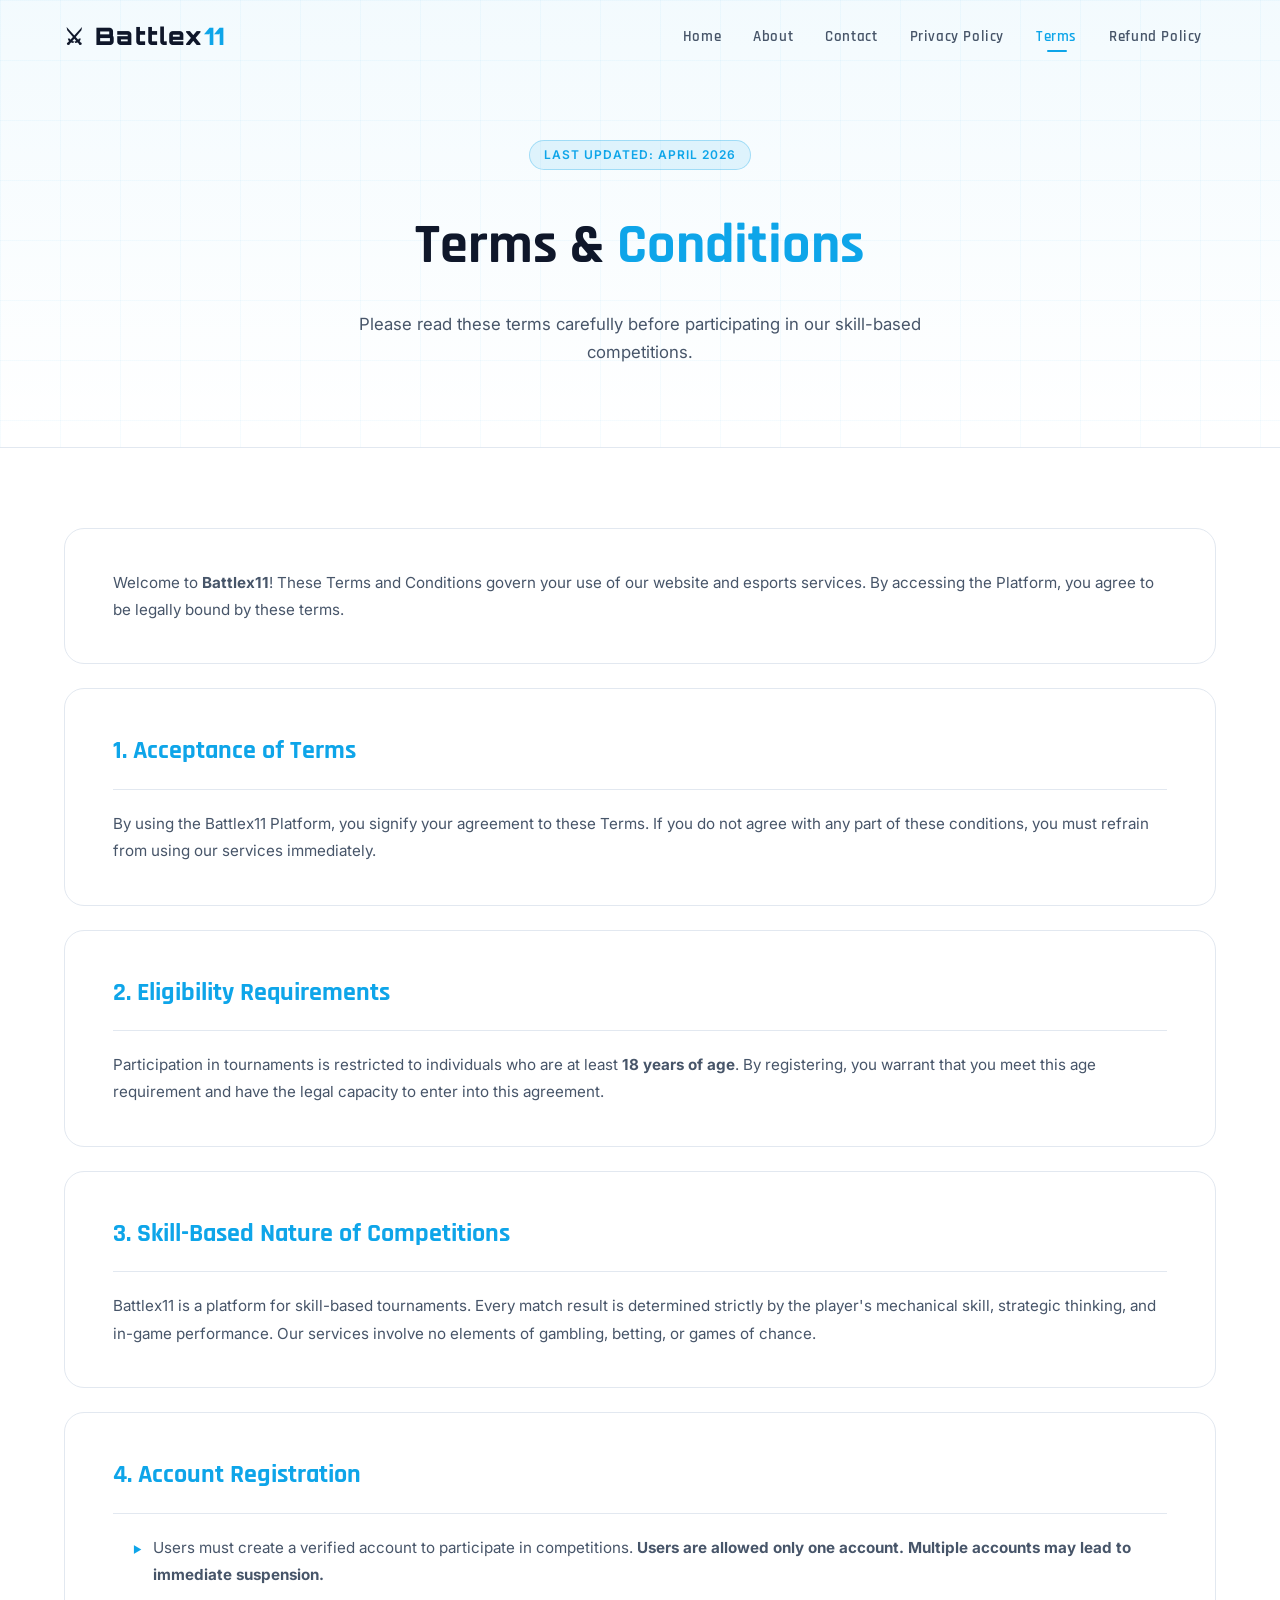
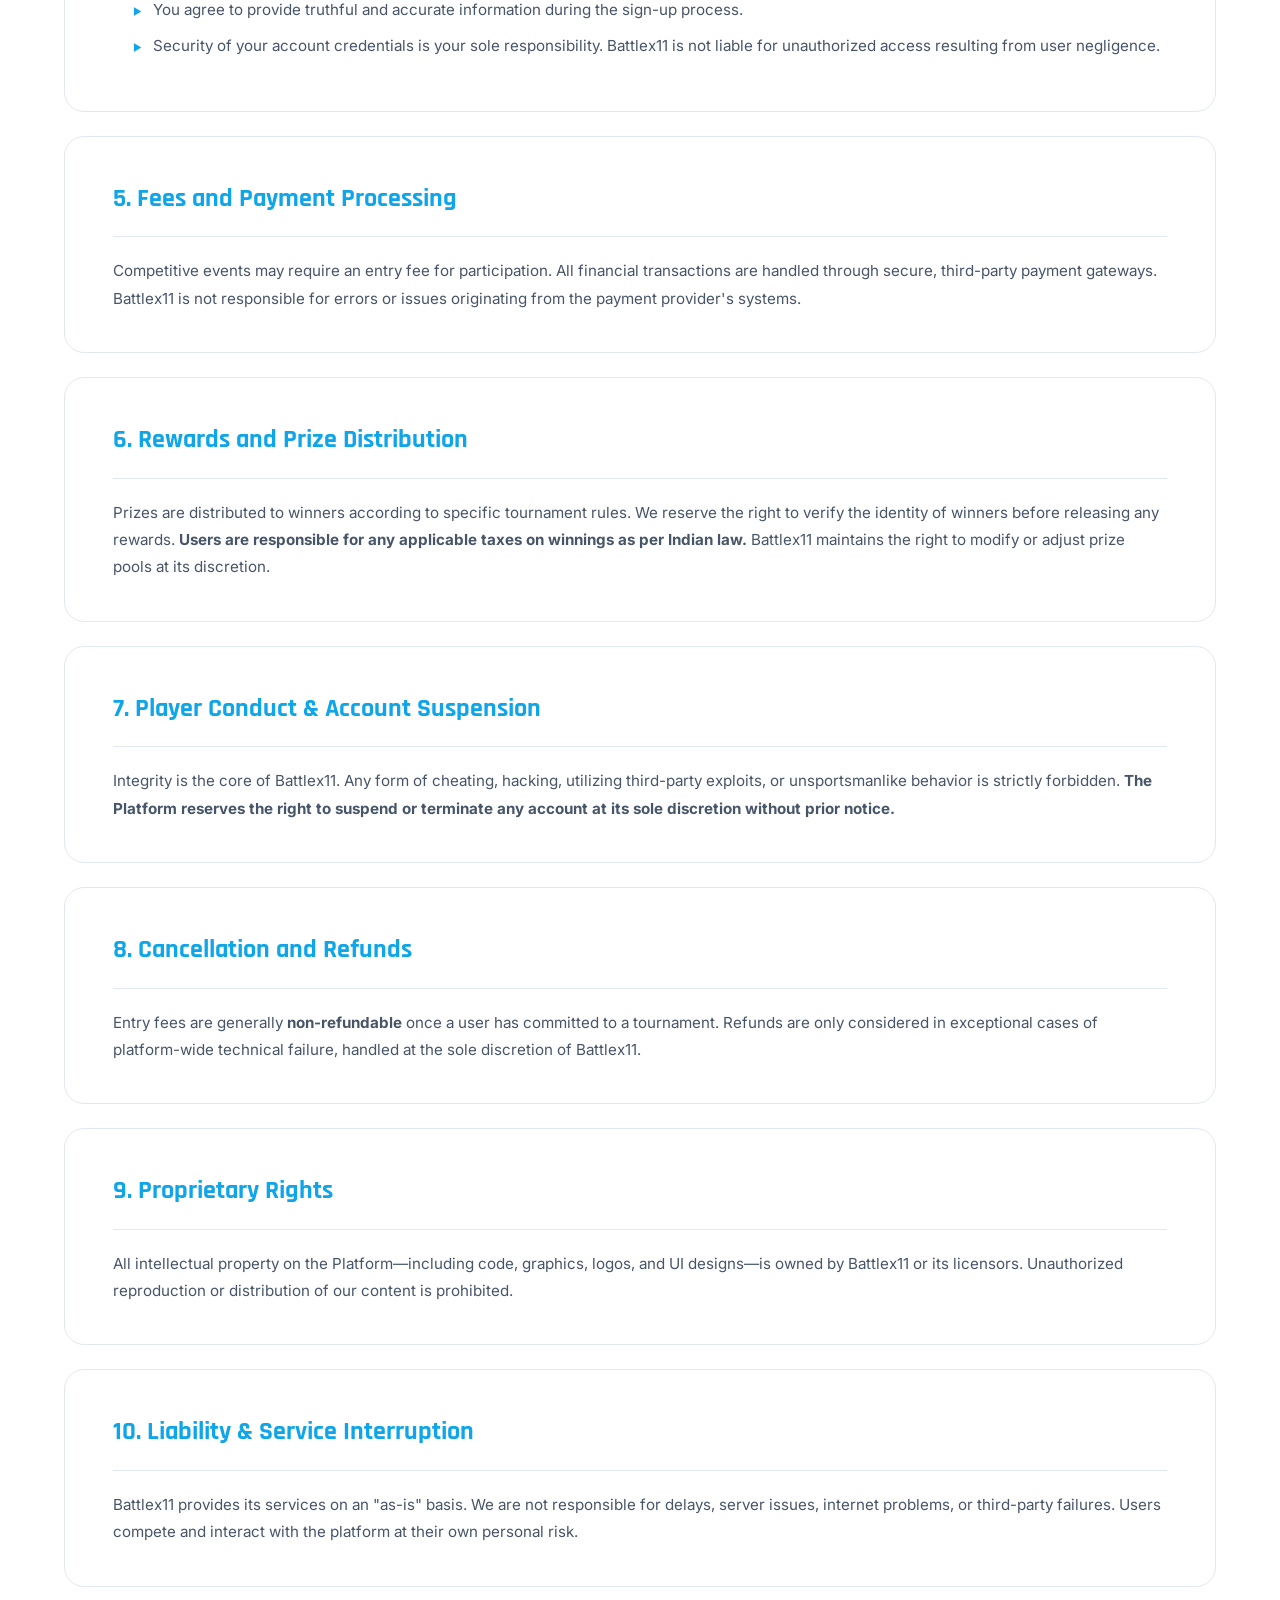
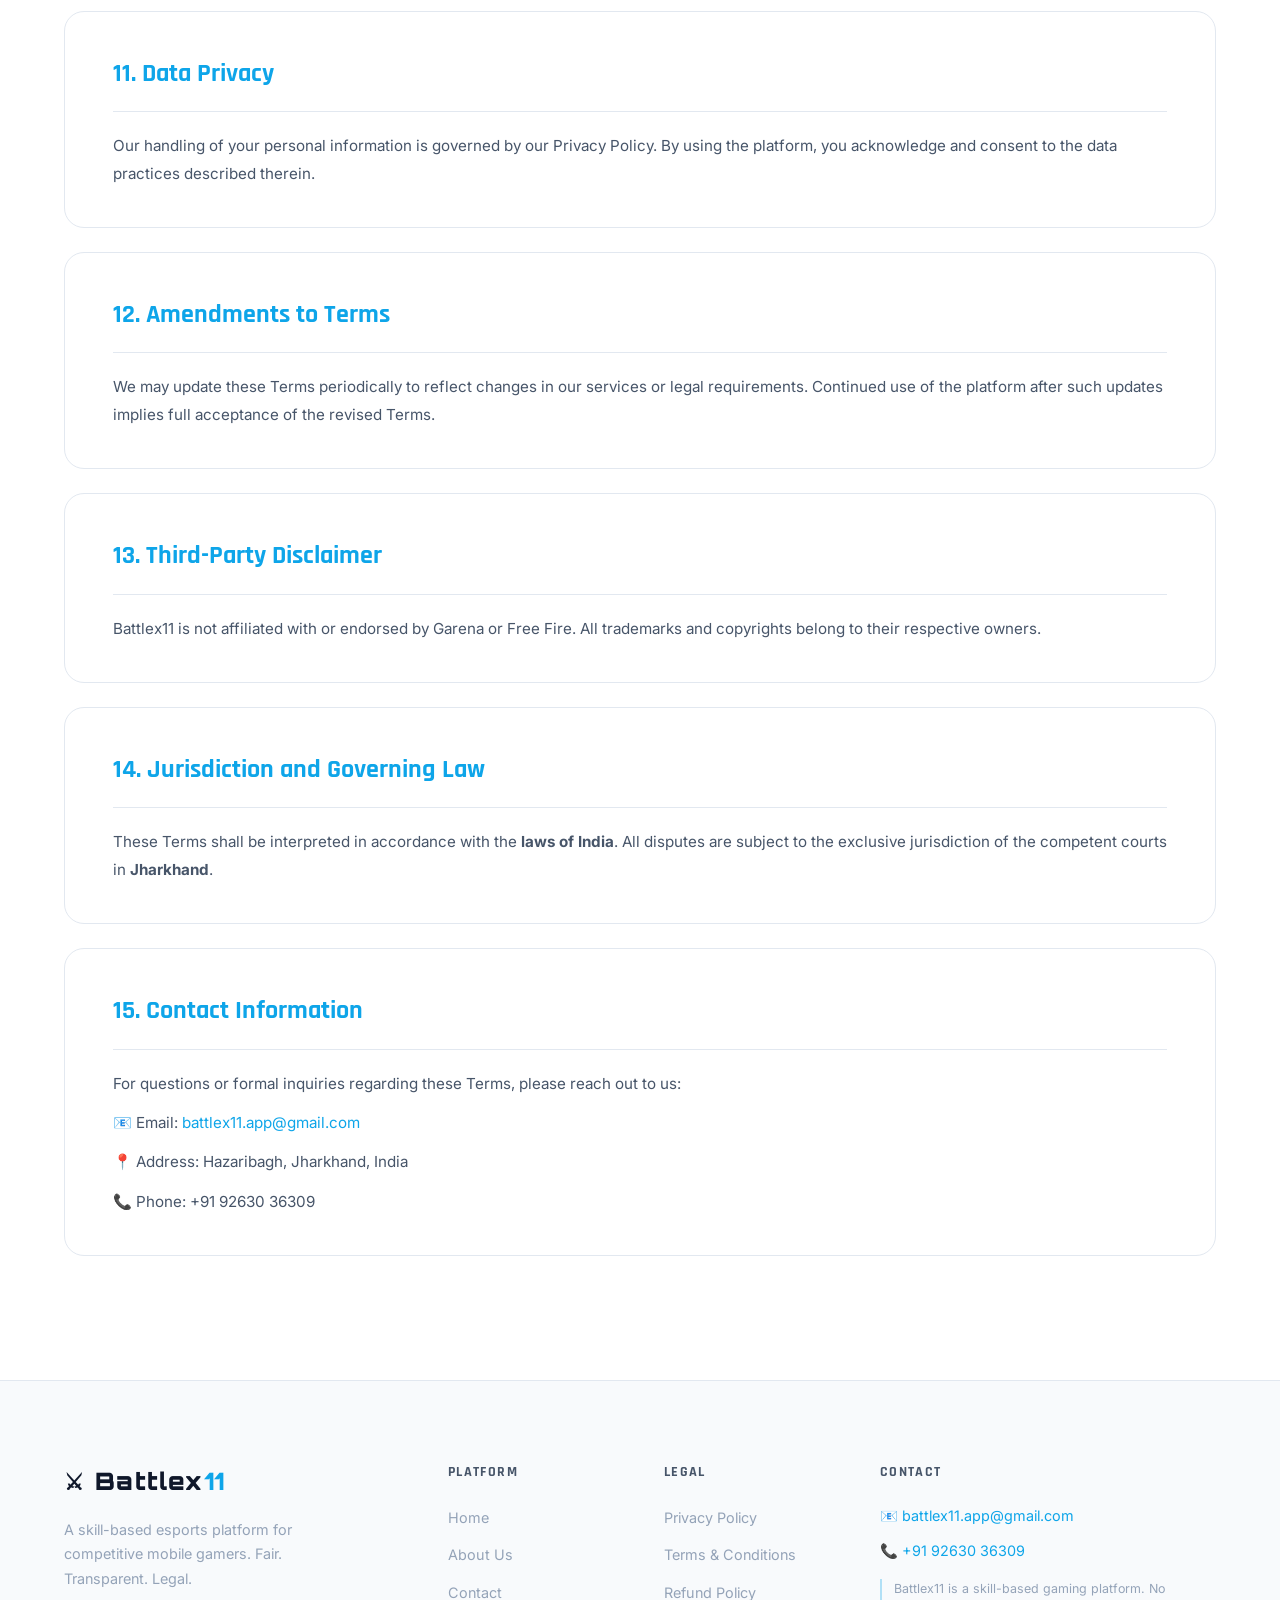
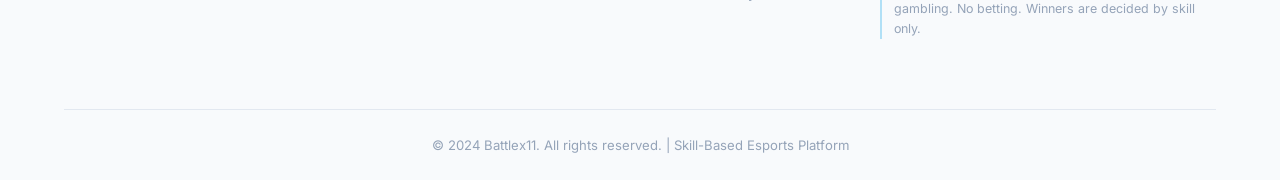
<file: battlex11/terms.html>
<!DOCTYPE html>
<html lang="en">
<head>
    <meta charset="UTF-8">
    <meta name="viewport" content="width=device-width, initial-scale=1.0">
    <meta name="description" content="Terms and Conditions for Battlex11 - India's premier skill-based esports platform.">
    <title>Terms & Conditions – Battlex11</title>
    <link rel="stylesheet" href="css/style.css">
    <link href="https://fonts.googleapis.com/css2?family=Rajdhani:wght@400;500;600;700&family=Inter:wght@300;400;500;600&family=Orbitron:wght@400;700;900&display=swap" rel="stylesheet">
</head>
<body>

    <!-- NAVIGATION -->
    <nav class="navbar" id="navbar">
        <div class="nav-container">
            <a href="index.html" class="nav-logo">
                <span class="logo-icon">⚔</span>
                <span class="logo-text">Battlex<span class="logo-accent">11</span></span>
            </a>
            <button class="nav-toggle" id="navToggle" aria-label="Toggle navigation">
                <span></span><span></span><span></span>
            </button>
            <ul class="nav-links" id="navLinks">
                <li><a href="index.html" class="nav-link">Home</a></li>
                <li><a href="about.html" class="nav-link">About</a></li>
                <li><a href="contact.html" class="nav-link">Contact</a></li>
                <li><a href="privacy-policy.html" class="nav-link">Privacy Policy</a></li>
                <li><a href="terms.html" class="nav-link active">Terms</a></li>
                <li><a href="refund-policy.html" class="nav-link">Refund Policy</a></li>
            </ul>
        </div>
    </nav>

    <!-- PAGE HERO -->
    <section class="page-hero">
        <div class="page-hero-content">
            <span class="policy-updated">Last Updated: April 2026</span>
            <h1>Terms & <span class="accent-red">Conditions</span></h1>
            <p>Please read these terms carefully before participating in our skill-based competitions.</p>
        </div>
    </section>

    <!-- TERMS CONTENT -->
    <section class="page-content">
        <div class="container">
            <div class="content-block">
                <p>Welcome to <strong>Battlex11</strong>! These Terms and Conditions govern your use of our website and esports services. By accessing the Platform, you agree to be legally bound by these terms.</p>
            </div>

            <div class="content-block">
                <h2>1. Acceptance of Terms</h2>
                <p>By using the Battlex11 Platform, you signify your agreement to these Terms. If you do not agree with any part of these conditions, you must refrain from using our services immediately.</p>
            </div>

            <div class="content-block">
                <h2>2. Eligibility Requirements</h2>
                <p>Participation in tournaments is restricted to individuals who are at least <strong>18 years of age</strong>. By registering, you warrant that you meet this age requirement and have the legal capacity to enter into this agreement.</p>
            </div>

            <div class="content-block">
                <h2>3. Skill-Based Nature of Competitions</h2>
                <p>Battlex11 is a platform for skill-based tournaments. Every match result is determined strictly by the player's mechanical skill, strategic thinking, and in-game performance. Our services involve no elements of gambling, betting, or games of chance.</p>
            </div>

            <div class="content-block">
                <h2>4. Account Registration</h2>
                <ul>
                    <li>Users must create a verified account to participate in competitions. <strong>Users are allowed only one account. Multiple accounts may lead to immediate suspension.</strong></li>
                    <li>You agree to provide truthful and accurate information during the sign-up process.</li>
                    <li>Security of your account credentials is your sole responsibility. Battlex11 is not liable for unauthorized access resulting from user negligence.</li>
                </ul>
            </div>

            <div class="content-block">
                <h2>5. Fees and Payment Processing</h2>
                <p>Competitive events may require an entry fee for participation. All financial transactions are handled through secure, third-party payment gateways. Battlex11 is not responsible for errors or issues originating from the payment provider's systems.</p>
            </div>

            <div class="content-block">
                <h2>6. Rewards and Prize Distribution</h2>
                <p>Prizes are distributed to winners according to specific tournament rules. We reserve the right to verify the identity of winners before releasing any rewards. <strong>Users are responsible for any applicable taxes on winnings as per Indian law.</strong> Battlex11 maintains the right to modify or adjust prize pools at its discretion.</p>
            </div>

            <div class="content-block">
                <h2>7. Player Conduct & Account Suspension</h2>
                <p>Integrity is the core of Battlex11. Any form of cheating, hacking, utilizing third-party exploits, or unsportsmanlike behavior is strictly forbidden. <strong>The Platform reserves the right to suspend or terminate any account at its sole discretion without prior notice.</strong></p>
            </div>

            <div class="content-block">
                <h2>8. Cancellation and Refunds</h2>
                <p>Entry fees are generally <strong>non-refundable</strong> once a user has committed to a tournament. Refunds are only considered in exceptional cases of platform-wide technical failure, handled at the sole discretion of Battlex11.</p>
            </div>

            <div class="content-block">
                <h2>9. Proprietary Rights</h2>
                <p>All intellectual property on the Platform—including code, graphics, logos, and UI designs—is owned by Battlex11 or its licensors. Unauthorized reproduction or distribution of our content is prohibited.</p>
            </div>

            <div class="content-block">
                <h2>10. Liability & Service Interruption</h2>
                <p>Battlex11 provides its services on an "as-is" basis. We are not responsible for delays, server issues, internet problems, or third-party failures. Users compete and interact with the platform at their own personal risk.</p>
            </div>

            <div class="content-block">
                <h2>11. Data Privacy</h2>
                <p>Our handling of your personal information is governed by our Privacy Policy. By using the platform, you acknowledge and consent to the data practices described therein.</p>
            </div>

            <div class="content-block">
                <h2>12. Amendments to Terms</h2>
                <p>We may update these Terms periodically to reflect changes in our services or legal requirements. Continued use of the platform after such updates implies full acceptance of the revised Terms.</p>
            </div>

            <div class="content-block">
                <h2>13. Third-Party Disclaimer</h2>
                <p>Battlex11 is not affiliated with or endorsed by Garena or Free Fire. All trademarks and copyrights belong to their respective owners.</p>
            </div>

            <div class="content-block">
                <h2>14. Jurisdiction and Governing Law</h2>
                <p>These Terms shall be interpreted in accordance with the <strong>laws of India</strong>. All disputes are subject to the exclusive jurisdiction of the competent courts in <strong>Jharkhand</strong>.</p>
            </div>

            <div class="content-block">
                <h2>15. Contact Information</h2>
                <p>For questions or formal inquiries regarding these Terms, please reach out to us:</p>
                <p>📧 Email: <a href="mailto:battlex11.app@gmail.com" class="accent-red">battlex11.app@gmail.com</a></p>
                <p>📍 Address: Hazaribagh, Jharkhand, India</p>
                <p>📞 Phone: +91 92630 36309</p>
            </div>
        </div>
    </section>

    <!-- FOOTER -->
    <footer class="footer" id="footer">
        <div class="container">
            <div class="footer-grid">
                <div class="footer-brand">
                    <a href="index.html" class="nav-logo">
                        <span class="logo-icon">⚔</span>
                        <span class="logo-text">Battlex<span class="logo-accent">11</span></span>
                    </a>
                    <p>A skill-based esports platform for competitive mobile gamers. Fair. Transparent. Legal.</p>
                </div>
                <div class="footer-links">
                    <h4>Platform</h4>
                    <ul>
                        <li><a href="index.html">Home</a></li>
                        <li><a href="about.html">About Us</a></li>
                        <li><a href="contact.html">Contact</a></li>
                    </ul>
                </div>
                <div class="footer-links">
                    <h4>Legal</h4>
                    <ul>
                        <li><a href="privacy-policy.html">Privacy Policy</a></li>
                        <li><a href="terms.html">Terms & Conditions</a></li>
                        <li><a href="refund-policy.html">Refund Policy</a></li>
                    </ul>
                </div>
                <div class="footer-contact">
                    <h4>Contact</h4>
                    <p>📧 <a href="mailto:battlex11.app@gmail.com">battlex11.app@gmail.com</a></p>
                    <p>📞 <a href="tel:+919263036309">+91 92630 36309</a></p>
                    <p class="footer-legal-note">Battlex11 is a skill-based gaming platform. No gambling. No betting. Winners are decided by skill only.</p>
                </div>
            </div>
            <div class="footer-bottom">
                <p>&copy; 2024 Battlex11. All rights reserved. | Skill-Based Esports Platform</p>
            </div>
        </div>
    </footer>

    <script src="js/main.js"></script>
</body>
</html>
</file>
<file: battlex11/css/style.css>
/* =========================================================
   BATTLEX11 – MAIN STYLESHEET
   Dark Esports Theme | Red Accents
   ========================================================= */

/* --- FONTS & RESET --------------------------------------- */
@import url('https://fonts.googleapis.com/css2?family=Rajdhani:wght@400;500;600;700&family=Inter:wght@300;400;500;600&family=Orbitron:wght@400;700;900&display=swap');

*, *::before, *::after { box-sizing: border-box; margin: 0; padding: 0; }

:root {
  --bg-primary:    #ffffff;
  --bg-secondary:  #f8fafc;
  --bg-card:       #ffffff;
  --bg-card-hover: #f1f5f9;
  --accent-blue:   #0ea5e9;
  --accent-blue-glow: rgba(14, 165, 233, 0.2);
  --accent-blue-dim: rgba(14, 165, 233, 0.1);
  --text-primary:  #0f172a;
  --text-secondary:#475569;
  --text-muted:    #94a3b8;
  --border:        #e2e8f0;
  --border-blue:   rgba(14, 165, 233, 0.3);
  --gradient-hero: linear-gradient(135deg, #f8fafc 0%, #e0f2fe 100%);
  --gradient-blue:  linear-gradient(135deg, #0ea5e9, #38bdf8);
  --font-display:  'Orbitron', sans-serif;
  --font-heading:  'Rajdhani', sans-serif;
  --font-body:     'Inter', sans-serif;
  --radius:        12px;
  --radius-lg:     20px;
  --transition:    0.3s ease;
  --shadow-card:   0 10px 30px rgba(0,0,0,0.05);
  --shadow-blue:    0 8px 40px rgba(14, 165, 233, 0.15);
}

html { scroll-behavior: smooth; }

body {
  background-color: var(--bg-primary);
  color: var(--text-primary);
  font-family: var(--font-body);
  font-size: 16px;
  line-height: 1.7;
  overflow-x: hidden;
}

a { color: inherit; text-decoration: none; }
ul { list-style: none; }
img { max-width: 100%; display: block; }

/* --- UTILITIES ------------------------------------------- */
.container { max-width: 1200px; margin: 0 auto; padding: 0 24px; }
.accent-red { color: var(--accent-blue); }

/* --- BUTTONS --------------------------------------------- */
.btn {
  display: inline-flex;
  align-items: center;
  gap: 8px;
  padding: 14px 32px;
  border-radius: 8px;
  font-family: var(--font-heading);
  font-size: 1.05rem;
  font-weight: 700;
  letter-spacing: 0.05em;
  text-transform: uppercase;
  cursor: pointer;
  transition: all var(--transition);
  border: 2px solid transparent;
}
.btn svg { width: 18px; height: 18px; transition: transform var(--transition); }
.btn:hover svg { transform: translateX(4px); }

.btn-primary {
  background: var(--gradient-blue);
  color: #fff;
  box-shadow: var(--shadow-blue);
}
.btn-primary:hover {
  transform: translateY(-2px);
  box-shadow: 0 12px 50px rgba(14, 165, 233, 0.3);
}

.btn-secondary {
  background: transparent;
  color: var(--text-primary);
  border-color: var(--border);
}
.btn-secondary:hover {
  border-color: var(--accent-blue);
  color: var(--accent-blue);
  transform: translateY(-2px);
}

.btn-outline {
  background: transparent;
  color: var(--text-primary);
  border-color: #cbd5e1;
}
.btn-outline:hover {
  border-color: var(--accent-blue);
  color: var(--accent-blue);
  transform: translateY(-2px);
}

.download-btn {
  display: inline-flex;
  align-items: center;
  justify-content: center;
  padding: 16px 36px 16px 64px; /* extra left padding for Android icon */
  background: 
    url("data:image/svg+xml,%3Csvg xmlns='http://www.w3.org/2000/svg' viewBox='0 0 24 24' fill='%23ffffff'%3E%3Cpath d='M17.6 9.48l1.7-3a.5.5 0 00-.18-.68.5.5 0 00-.68.18l-1.76 3A10.15 10.15 0 0012 8a10.15 10.15 0 00-4.68.98L5.56 6a.5.5 0 00-.68-.18.5.5 0 00-.18.68l1.7 3A9.79 9.79 0 002.5 17h19a9.79 9.79 0 00-3.9-7.52zM7 13.5a1 1 0 111-1 1 1 0 01-1 1zm10 0a1 1 0 111-1 1 1 0 01-1 1z'/%3E%3C/svg%3E") no-repeat 26px center / 22px 22px,
    linear-gradient(135deg, #0ea5e9 0%, #0284c7 50%, #0369a1 100%);
  background-size: 22px 22px, 200% auto;
  color: #ffffff !important;
  font-family: var(--font-heading);
  font-size: 1.25rem;
  font-weight: 700;
  letter-spacing: 0.08em;
  text-transform: uppercase;
  border-radius: 12px;
  border: 2px solid rgba(255, 255, 255, 0.2);
  box-shadow: 0 0 20px rgba(14, 165, 233, 0.3), 
              0 10px 30px rgba(14, 165, 233, 0.2), 
              inset 0 1px 0 rgba(255, 255, 255, 0.3);
  transition: all 0.4s cubic-bezier(0.175, 0.885, 0.32, 1.275), background-position 0.4s ease;
  cursor: pointer;
  position: relative;
  overflow: hidden;
  z-index: 10;
}

.download-btn::before {
  content: '';
  display: inline-block;
  width: 18px;
  height: 18px;
  margin-left: 10px;
  background: url("data:image/svg+xml,%3Csvg xmlns='http://www.w3.org/2000/svg' viewBox='0 0 24 24' fill='none' stroke='%23ffffff' stroke-width='2.5' stroke-linecap='round' stroke-linejoin='round'%3E%3Cpath d='M21 15v4a2 2 0 0 1-2 2H5a2 2 0 0 1-2-2v-4'/%3E%3Cpolyline points='7 10 12 15 17 10'/%3E%3Cline x1='12' y1='15' x2='12' y2='3'/%3E%3C/svg%3E") no-repeat center / contain;
  transition: transform 0.3s cubic-bezier(0.175, 0.885, 0.32, 1.275);
}

.download-btn::after {
  content: '';
  position: absolute;
  top: 0;
  left: -100%;
  width: 100%;
  height: 100%;
  background: linear-gradient(
    90deg,
    transparent,
    rgba(255, 255, 255, 0.3),
    transparent
  );
  transition: 0.6s ease;
  z-index: 1;
}

.download-btn:hover {
  transform: translateY(-4px) scale(1.04);
  background-position: 20px center, right center; /* android icon moves slightly on hover */
  box-shadow: 0 0 35px rgba(14, 165, 233, 0.7), 
              0 15px 40px rgba(14, 165, 233, 0.4),
              inset 0 1px 0 rgba(255, 255, 255, 0.4);
  border-color: rgba(255, 255, 255, 0.5);
}

.download-btn:hover::before {
  animation: bounce-arrow 1.2s infinite alternate;
}

.download-btn:hover::after {
  left: 100%;
}

.download-btn:active {
  transform: translateY(-1px) scale(0.98);
  box-shadow: 0 0 15px rgba(14, 165, 233, 0.4), 
              0 8px 20px rgba(14, 165, 233, 0.3);
}

@keyframes bounce-arrow {
  0% { transform: translateY(0); }
  100% { transform: translateY(4px); }
}

/* Make it responsive */
@media (max-width: 576px) {
  .download-btn {
    padding: 14px 28px 14px 52px;
    font-size: 1.1rem;
    background-position: 18px center, right center;
    background-size: 18px 18px, 200% auto;
    width: 100%;
    max-width: 320px;
  }
  .download-btn:hover {
    background-position: 14px center, right center;
  }
}

.btn-outline-red {
  background: transparent;
  color: var(--accent-blue);
  border-color: var(--accent-blue);
  white-space: nowrap;
  flex-shrink: 0;
}
.btn-outline-red:hover {
  background: var(--accent-blue);
  color: #fff;
  transform: translateY(-2px);
}

/* --- NAVIGATION ------------------------------------------ */
.navbar {
  position: fixed;
  top: 0;
  left: 0;
  right: 0;
  z-index: 1000;
  padding: 16px 0;
  transition: all var(--transition);
}
.navbar.scrolled {
  background: rgba(255, 255, 255, 0.95);
  backdrop-filter: blur(20px);
  padding: 10px 0;
  border-bottom: 1px solid var(--border);
  box-shadow: 0 4px 20px rgba(0,0,0,0.05);
}

.nav-container {
  max-width: 1200px;
  margin: 0 auto;
  padding: 0 24px;
  display: flex;
  align-items: center;
  justify-content: space-between;
}

.nav-logo {
  display: flex;
  align-items: center;
  gap: 10px;
  font-family: var(--font-display);
  font-size: 1.5rem;
  font-weight: 900;
  letter-spacing: 0.05em;
}
.logo-icon { font-size: 1.4rem; }
.logo-accent { color: var(--accent-blue); }

.nav-links {
  display: flex;
  align-items: center;
  gap: 4px;
}

.nav-link {
  padding: 8px 14px;
  border-radius: 6px;
  font-family: var(--font-heading);
  font-weight: 600;
  font-size: 0.95rem;
  letter-spacing: 0.04em;
  color: var(--text-secondary);
  transition: all var(--transition);
  position: relative;
}
.nav-link:hover, .nav-link.active { color: var(--accent-blue); }
.nav-link.active::after {
  content: '';
  position: absolute;
  bottom: 2px;
  left: 50%;
  transform: translateX(-50%);
  width: 20px;
  height: 2px;
  background: var(--accent-blue);
  border-radius: 2px;
}

.nav-cta {
  margin-left: 8px;
  padding: 10px 24px;
  background: var(--gradient-blue);
  color: #fff !important;
  border-radius: 8px;
  font-family: var(--font-heading);
  font-weight: 700;
  font-size: 0.9rem;
  letter-spacing: 0.06em;
  text-transform: uppercase;
  transition: all var(--transition);
}

.nav-status-badge {
  margin-left: 8px;
  padding: 8px 16px;
  background: rgba(14, 165, 233, 0.1);
  color: var(--accent-blue);
  border: 1px solid rgba(14, 165, 233, 0.2);
  border-radius: 8px;
  font-family: var(--font-heading);
  font-weight: 700;
  font-size: 0.8rem;
  letter-spacing: 0.05em;
  text-transform: uppercase;
}

/* Dropdown */
.nav-dropdown { position: relative; }
.dropdown-toggle { cursor: pointer; }
.chevron { font-size: 0.7rem; transition: transform var(--transition); }
.nav-dropdown:hover .chevron { transform: rotate(180deg); }

.dropdown-menu {
  display: none;
  position: absolute;
  top: calc(100% + 8px);
  left: 50%;
  transform: translateX(-50%);
  background: var(--bg-card);
  border: 1px solid var(--border);
  border-radius: var(--radius);
  padding: 8px;
  min-width: 200px;
  box-shadow: 0 10px 40px rgba(0,0,0,0.1);
  animation: dropIn 0.2s ease;
}
.nav-dropdown:hover .dropdown-menu { display: block; }
.dropdown-menu li a {
  display: block;
  padding: 10px 16px;
  border-radius: 6px;
  font-family: var(--font-heading);
  font-size: 0.9rem;
  color: var(--text-secondary);
  transition: all var(--transition);
}
.dropdown-menu li a:hover {
  background: var(--accent-blue-dim);
  color: var(--accent-blue);
}

@keyframes dropIn {
  from { opacity: 0; transform: translateX(-50%) translateY(-8px); }
  to   { opacity: 1; transform: translateX(-50%) translateY(0); }
}

/* Mobile Toggle */
.nav-toggle {
  display: none;
  flex-direction: column;
  gap: 5px;
  background: none;
  border: none;
  cursor: pointer;
  padding: 4px;
}
.nav-toggle span {
  display: block;
  width: 26px;
  height: 2px;
  background: var(--text-primary);
  border-radius: 2px;
  transition: all var(--transition);
}
.nav-toggle.open span:nth-child(1) { transform: rotate(45deg) translate(5px,5px); }
.nav-toggle.open span:nth-child(2) { opacity: 0; }
.nav-toggle.open span:nth-child(3) { transform: rotate(-45deg) translate(5px,-5px); }

/* --- HERO ------------------------------------------------ */
.hero {
  position: relative;
  min-height: 100vh;
  display: flex;
  align-items: center;
  justify-content: center;
  overflow: hidden;
  background: var(--gradient-hero);
}

.hero-bg {
  position: absolute;
  inset: 0;
  pointer-events: none;
}
.hero-grid {
  position: absolute;
  inset: 0;
  background-image:
    linear-gradient(rgba(14, 165, 233, 0.05) 1px, transparent 1px),
    linear-gradient(90deg, rgba(14, 165, 233, 0.05) 1px, transparent 1px);
  background-size: 60px 60px;
  animation: gridDrift 20s linear infinite;
}
@keyframes gridDrift {
  from { transform: translateY(0); }
  to   { transform: translateY(60px); }
}

.hero-particles {
  position: absolute;
  inset: 0;
}

.hero-content {
  position: relative;
  z-index: 2;
  text-align: center;
  padding: 120px 24px 80px;
  max-width: 900px;
}

.hero-badge {
  display: inline-flex;
  align-items: center;
  gap: 8px;
  background: var(--accent-blue-dim);
  border: 1px solid var(--border-blue);
  color: var(--accent-blue);
  padding: 6px 18px;
  border-radius: 100px;
  font-size: 0.8rem;
  font-weight: 600;
  letter-spacing: 0.08em;
  text-transform: uppercase;
  margin-bottom: 28px;
  animation: fadeInDown 0.6s ease;
}
.badge-dot {
  width: 8px; height: 8px;
  background: var(--accent-blue);
  border-radius: 50%;
  animation: pulse 1.5s infinite;
}
@keyframes pulse {
  0%,100% { opacity: 1; transform: scale(1); }
  50%      { opacity: 0.5; transform: scale(0.8); }
}

.hero-title {
  font-family: var(--font-display);
  font-size: clamp(2.8rem, 8vw, 6rem);
  font-weight: 900;
  line-height: 1;
  letter-spacing: -0.02em;
  color: var(--text-primary);
  margin-bottom: 12px;
  animation: fadeInDown 0.7s ease 0.1s both;
  text-shadow: 0 0 80px rgba(232,33,43,0.2);
}
.hero-subtitle-tag {
  display: block;
  font-family: var(--font-heading);
  font-size: clamp(1rem, 3vw, 1.5rem);
  font-weight: 600;
  color: var(--text-secondary);
  letter-spacing: 0.15em;
  text-transform: uppercase;
  margin-top: 8px;
}

.hero-desc {
  font-family: var(--font-heading);
  font-size: clamp(1.1rem, 2.5vw, 1.5rem);
  color: var(--text-secondary);
  margin: 20px 0 12px;
  animation: fadeInDown 0.8s ease 0.2s both;
}

.hero-intro {
  font-size: 1rem;
  color: var(--text-muted);
  max-width: 680px;
  margin: 0 auto 36px;
  line-height: 1.8;
  animation: fadeInDown 0.9s ease 0.3s both;
}

.hero-actions {
  display: flex;
  gap: 16px;
  justify-content: center;
  flex-wrap: wrap;
  margin-bottom: 60px;
  animation: fadeInDown 1s ease 0.4s both;
}

.hero-stats {
  display: flex;
  align-items: center;
  justify-content: center;
  gap: 0;
  background: rgba(255,255,255,0.03);
  border: 1px solid var(--border);
  border-radius: var(--radius-lg);
  padding: 20px 40px;
  backdrop-filter: blur(10px);
  animation: fadeInUp 1s ease 0.5s both;
}
.stat-item { text-align: center; padding: 0 32px; }
.stat-num {
  display: block;
  font-family: var(--font-display);
  font-size: 1.8rem;
  font-weight: 900;
  color: var(--accent-red);
}
.stat-label {
  font-size: 0.78rem;
  color: var(--text-muted);
  letter-spacing: 0.06em;
  text-transform: uppercase;
}
.stat-divider { width: 1px; height: 48px; background: var(--border); flex-shrink: 0; }

.hero-scroll-indicator {
  position: absolute;
  bottom: 32px;
  left: 50%;
  transform: translateX(-50%);
  display: flex;
  flex-direction: column;
  align-items: center;
  gap: 8px;
  color: var(--text-muted);
  font-size: 0.7rem;
  letter-spacing: 0.1em;
  text-transform: uppercase;
  animation: fadeIn 1.5s ease 1s both;
}
.scroll-line {
  width: 1px;
  height: 40px;
  background: linear-gradient(to bottom, var(--accent-blue), transparent);
  animation: scrollPulse 2s ease infinite;
}
@keyframes scrollPulse {
  0%,100% { opacity: 0.3; }
  50%      { opacity: 1; }
}

/* --- SECTION HEADERS ------------------------------------ */
.section-header { text-align: center; margin-bottom: 60px; }
.section-tag {
  display: inline-block;
  background: var(--accent-blue-dim);
  color: var(--accent-blue);
  border: 1px solid var(--border-blue);
  padding: 4px 16px;
  border-radius: 100px;
  font-size: 0.75rem;
  font-weight: 600;
  letter-spacing: 0.1em;
  text-transform: uppercase;
  margin-bottom: 16px;
}
.section-title {
  font-family: var(--font-heading);
  font-size: clamp(2rem, 5vw, 3rem);
  font-weight: 700;
  line-height: 1.1;
  margin-bottom: 16px;
}
.section-sub {
  color: var(--text-secondary);
  max-width: 560px;
  margin: 0 auto;
  font-size: 1rem;
}

/* --- FEATURES ------------------------------------------- */
.features {
  padding: 100px 0;
  background: var(--bg-secondary);
  position: relative;
}
.features::before {
  content: '';
  position: absolute;
  top: 0; left: 0; right: 0;
  height: 1px;
  background: linear-gradient(90deg, transparent, var(--border-red), transparent);
}

.features-grid {
  display: grid;
  grid-template-columns: repeat(auto-fit, minmax(300px, 1fr));
  gap: 24px;
}

.feature-card {
  background: var(--bg-card);
  border: 1px solid var(--border);
  border-radius: var(--radius-lg);
  padding: 36px 28px;
  transition: all 0.35s ease;
  position: relative;
  overflow: hidden;
  box-shadow: var(--shadow-card);
}
.feature-card::before {
  content: '';
  position: absolute;
  top: 0; left: 0; right: 0;
  height: 2px;
  background: var(--gradient-blue);
  transform: scaleX(0);
  transform-origin: left;
  transition: transform 0.35s ease;
}
.feature-card:hover { 
  background: var(--bg-card-hover);
  border-color: var(--accent-blue);
  transform: translateY(-6px);
  box-shadow: var(--shadow-blue);
}
.feature-card:hover::before { transform: scaleX(1); }

.feature-icon {
  font-size: 2.2rem;
  margin-bottom: 18px;
  display: block;
}
.feature-card h3 {
  font-family: var(--font-heading);
  font-size: 1.25rem;
  font-weight: 700;
  color: var(--text-primary);
  margin-bottom: 10px;
}
.feature-card p { color: var(--text-secondary); font-size: 0.95rem; line-height: 1.7; }

/* --- HOW PREVIEW ---------------------------------------- */
.how-preview {
  padding: 100px 0;
  background: var(--bg-primary);
}
.steps-row {
  display: flex;
  align-items: center;
  justify-content: center;
  gap: 12px;
  flex-wrap: wrap;
  margin-bottom: 48px;
}

.step-mini {
  background: var(--bg-card);
  border: 1px solid var(--border);
  border-radius: var(--radius-lg);
  padding: 28px 24px;
  text-align: center;
  flex: 1;
  min-width: 160px;
  max-width: 220px;
  transition: all var(--transition);
}
.step-mini:hover {
  border-color: var(--accent-red);
  transform: translateY(-4px);
  box-shadow: 0 8px 30px var(--accent-red-glow);
}
.step-num {
  font-family: var(--font-display);
  font-size: 2rem;
  font-weight: 900;
  color: var(--accent-red);
  margin-bottom: 10px;
}
.step-mini h4 {
  font-family: var(--font-heading);
  font-size: 1rem;
  font-weight: 700;
  margin-bottom: 6px;
}
.step-mini p { font-size: 0.82rem; color: var(--text-muted); line-height: 1.5; }
.step-arrow { color: var(--text-muted); font-size: 1.5rem; flex-shrink: 0; }
.how-cta { text-align: center; }

/* --- LEGAL BANNER --------------------------------------- */
.legal-banner {
  padding: 80px 0;
  background: linear-gradient(135deg, rgba(14, 165, 233, 0.05), rgba(255, 255, 255, 0));
  border-top: 1px solid var(--border);
  border-bottom: 1px solid var(--border);
}
.legal-banner-inner {
  display: flex;
  align-items: center;
  gap: 32px;
  background: var(--bg-card);
  border: 1px solid var(--border-blue);
  border-radius: var(--radius-lg);
  padding: 40px 48px;
  box-shadow: var(--shadow-blue);
}
.legal-icon { font-size: 3rem; flex-shrink: 0; }
.legal-text { flex: 1; }
.legal-text h3 {
  font-family: var(--font-heading);
  font-size: 1.5rem;
  font-weight: 700;
  color: var(--text-primary);
  margin-bottom: 10px;
}
.legal-text p { color: var(--text-secondary); font-size: 0.95rem; line-height: 1.7; }

/* --- DISCLAIMER STRIP ----------------------------------- */
.disclaimer-strip {
  background: rgba(14, 165, 233, 0.05);
  border-top: 1px solid rgba(14, 165, 233, 0.1);
  padding: 16px 0;
}
.disclaimer-strip p {
  font-size: 0.8rem;
  color: var(--text-muted);
  text-align: center;
  line-height: 1.6;
}
.disclaimer-strip strong { color: var(--text-secondary); }

/* --- FOOTER --------------------------------------------- */
.footer {
  background: var(--bg-secondary);
  border-top: 1px solid var(--border);
  padding: 80px 0 0;
}
.footer-grid {
  display: grid;
  grid-template-columns: 2fr 1fr 1fr 2fr;
  gap: 48px;
  margin-bottom: 60px;
}

.footer-brand p {
  color: var(--text-muted);
  font-size: 0.9rem;
  margin-top: 16px;
  line-height: 1.7;
  max-width: 280px;
}
.footer-links h4,
.footer-contact h4 {
  font-family: var(--font-heading);
  font-size: 0.85rem;
  font-weight: 700;
  letter-spacing: 0.1em;
  text-transform: uppercase;
  color: var(--text-secondary);
  margin-bottom: 20px;
}
.footer-links ul li + li { margin-top: 10px; }
.footer-links ul li a {
  color: var(--text-muted);
  font-size: 0.9rem;
  transition: color var(--transition);
}
.footer-links ul li a:hover { color: var(--accent-blue); }

.footer-contact p { color: var(--text-muted); font-size: 0.9rem; margin-bottom: 10px; }
.footer-contact a { color: var(--accent-blue); transition: opacity var(--transition); }
.footer-contact a:hover { opacity: 0.8; }
.footer-legal-note {
  font-size: 0.78rem !important;
  color: var(--text-muted) !important;
  border-left: 2px solid var(--border-blue);
  padding-left: 12px;
  margin-top: 16px !important;
  line-height: 1.6 !important;
}

.footer-bottom {
  border-top: 1px solid var(--border);
  padding: 24px 0;
  text-align: center;
}
.footer-bottom p { color: var(--text-muted); font-size: 0.82rem; }

/* --- INNER PAGES ---------------------------------------- */
.page-hero {
  padding: 140px 24px 80px;
  text-align: center;
  background: linear-gradient(180deg, rgba(14, 165, 233, 0.05), transparent);
  border-bottom: 1px solid var(--border);
  position: relative;
  overflow: hidden;
}
.page-hero::before {
  content: '';
  position: absolute;
  inset: 0;
  background-image:
    linear-gradient(rgba(14, 165, 233, 0.04) 1px, transparent 1px),
    linear-gradient(90deg, rgba(14, 165, 233, 0.04) 1px, transparent 1px);
  background-size: 60px 60px;
}
.page-hero-content { position: relative; z-index: 1; }
.page-hero h1 {
  font-family: var(--font-heading);
  font-size: clamp(2rem, 5vw, 3.5rem);
  font-weight: 700;
  margin-bottom: 16px;
}
.page-hero p {
  color: var(--text-secondary);
  font-size: 1.05rem;
  max-width: 600px;
  margin: 0 auto;
}

.page-content {
  padding: 80px 0 100px;
}

/* Content Sections */
.content-block {
  background: var(--bg-card);
  border: 1px solid var(--border);
  border-radius: var(--radius-lg);
  padding: 40px 48px;
  margin-bottom: 24px;
  transition: border-color var(--transition);
}
.content-block:hover { border-color: var(--border-red); }

.content-block h2 {
  font-family: var(--font-heading);
  font-size: 1.6rem;
  font-weight: 700;
  color: var(--accent-blue);
  margin-bottom: 20px;
  padding-bottom: 16px;
  border-bottom: 1px solid var(--border);
}
.content-block h3 {
  font-family: var(--font-heading);
  font-size: 1.15rem;
  font-weight: 700;
  color: var(--text-primary);
  margin: 24px 0 10px;
}
.content-block p { color: var(--text-secondary); font-size: 0.95rem; line-height: 1.8; margin-bottom: 12px; }
.content-block p:last-child { margin-bottom: 0; }
.content-block ul { margin: 12px 0 12px 20px; }
.content-block ul li {
  color: var(--text-secondary);
  font-size: 0.95rem;
  line-height: 1.8;
  position: relative;
  padding-left: 20px;
  margin-bottom: 8px;
}
.content-block ul li::before {
  content: '▶';
  position: absolute;
  left: 0;
  color: var(--accent-blue);
  font-size: 0.6rem;
  top: 7px;
}

/* How It Works Page */
.steps-timeline { counter-reset: step; }
.step-card {
  display: flex;
  gap: 32px;
  align-items: flex-start;
  background: var(--bg-card);
  border: 1px solid var(--border);
  border-radius: var(--radius-lg);
  padding: 36px 40px;
  margin-bottom: 24px;
  transition: all var(--transition);
  position: relative;
  overflow: hidden;
}
.step-card::before {
  content: '';
  position: absolute;
  left: 0; top: 0; bottom: 0;
  width: 3px;
  background: var(--gradient-blue);
  transform: scaleY(0);
  transform-origin: top;
  transition: transform 0.4s ease;
}
.step-card:hover { border-color: var(--accent-blue); transform: translateX(6px); }
.step-card:hover::before { transform: scaleY(1); }

.step-number {
  font-family: var(--font-display);
  font-size: 3rem;
  font-weight: 900;
  color: var(--accent-blue);
  line-height: 1;
  flex-shrink: 0;
  width: 80px;
  text-align: center;
  opacity: 0.8;
}
.step-body h3 {
  font-family: var(--font-heading);
  font-size: 1.3rem;
  font-weight: 700;
  margin-bottom: 10px;
}
.step-body p { color: var(--text-secondary); font-size: 0.95rem; line-height: 1.7; }

/* Contact Page */
.contact-grid {
  display: grid;
  grid-template-columns: 1fr 1.6fr;
  gap: 32px;
  align-items: start;
}
.contact-info {
  background: var(--bg-card);
  border: 1px solid var(--border);
  border-radius: var(--radius-lg);
  padding: 40px 36px;
}
.contact-info h2 {
  font-family: var(--font-heading);
  font-size: 1.6rem;
  font-weight: 700;
  margin-bottom: 24px;
  color: var(--text-primary);
}
.contact-item {
  display: flex;
  align-items: flex-start;
  gap: 16px;
  margin-bottom: 24px;
  padding-bottom: 24px;
  border-bottom: 1px solid var(--border);
}
.contact-item:last-child { border-bottom: none; margin-bottom: 0; padding-bottom: 0; }
.contact-item-icon {
  font-size: 1.5rem;
  flex-shrink: 0;
  width: 44px;
  height: 44px;
  background: var(--accent-blue-dim);
  border-radius: 8px;
  display: flex;
  align-items: center;
  justify-content: center;
}
.contact-item h4 {
  font-family: var(--font-heading);
  font-size: 0.85rem;
  font-weight: 700;
  letter-spacing: 0.08em;
  text-transform: uppercase;
  color: var(--text-muted);
  margin-bottom: 4px;
}
.contact-item p, .contact-item a {
  color: var(--text-primary);
  font-size: 0.95rem;
}
.contact-item a:hover { color: var(--accent-blue); }

/* Contact Form */
.contact-form-wrap {
  background: var(--bg-card);
  border: 1px solid var(--border);
  border-radius: var(--radius-lg);
  padding: 40px 40px;
}
.contact-form-wrap h2 {
  font-family: var(--font-heading);
  font-size: 1.6rem;
  font-weight: 700;
  margin-bottom: 28px;
  color: var(--text-primary);
}
.form-group { margin-bottom: 20px; }
.form-group label {
  display: block;
  font-size: 0.85rem;
  font-weight: 600;
  color: var(--text-secondary);
  margin-bottom: 8px;
  letter-spacing: 0.04em;
}
.form-group input,
.form-group textarea {
  width: 100%;
  background: var(--bg-primary);
  border: 1px solid var(--border);
  border-radius: 8px;
  padding: 14px 18px;
  color: var(--text-primary);
  font-family: var(--font-body);
  font-size: 0.95rem;
  transition: border-color var(--transition);
  outline: none;
}
.form-group input:focus,
.form-group textarea:focus {
  border-color: var(--accent-blue);
  box-shadow: 0 0 0 3px var(--accent-blue-dim);
}
.form-group textarea { min-height: 140px; resize: vertical; }
.form-row { display: grid; grid-template-columns: 1fr 1fr; gap: 16px; }
.form-submit { width: 100%; justify-content: center; }
.form-success {
  display: none;
  background: rgba(0,200,100,0.1);
  border: 1px solid rgba(0,200,100,0.3);
  color: #00c864;
  border-radius: 8px;
  padding: 16px 20px;
  margin-top: 16px;
  font-size: 0.95rem;
}

/* Policy pages highlight */
.policy-updated {
  display: inline-block;
  background: var(--accent-blue-dim);
  border: 1px solid var(--border-blue);
  color: var(--accent-blue);
  padding: 4px 14px;
  border-radius: 100px;
  font-size: 0.75rem;
  font-weight: 600;
  letter-spacing: 0.08em;
  text-transform: uppercase;
  margin-bottom: 28px;
}

/* About Page Values */
.values-grid {
  display: grid;
  grid-template-columns: repeat(auto-fit, minmax(240px, 1fr));
  gap: 20px;
  margin-top: 16px;
}
.value-item {
  background: var(--bg-secondary);
  border: 1px solid var(--border);
  border-radius: var(--radius);
  padding: 24px 20px;
  text-align: center;
  transition: all var(--transition);
}
.value-item:hover {
  border-color: var(--border-red);
  transform: translateY(-4px);
}
.value-item .vi-icon { font-size: 2rem; margin-bottom: 12px; }
.value-item h4 {
  font-family: var(--font-heading);
  font-weight: 700;
  font-size: 1rem;
  margin-bottom: 6px;
}
.value-item p { font-size: 0.85rem; color: var(--text-muted); }

/* --- SKILL FOCUS SECTION ------------------------------- */
.skill-focus {
  padding: 100px 0;
  background: var(--bg-primary);
  position: relative;
}
.skill-grid {
  display: grid;
  grid-template-columns: repeat(auto-fit, minmax(280px, 1fr));
  gap: 32px;
  margin-top: 50px;
}
.skill-stat-card {
  background: var(--bg-card);
  border: 1px solid var(--border);
  border-radius: var(--radius-lg);
  padding: 40px 32px;
  text-align: center;
  transition: all var(--transition);
  position: relative;
  z-index: 1;
}
.skill-stat-card:hover {
  transform: translateY(-8px);
  border-color: var(--accent-red);
  box-shadow: var(--shadow-red);
}
.ss-icon {
  font-size: 3rem;
  margin-bottom: 24px;
  filter: drop-shadow(0 0 10px var(--accent-red-glow));
}
.skill-stat-card h3 {
  font-family: var(--font-heading);
  font-size: 1.5rem;
  font-weight: 700;
  color: var(--text-primary);
  margin-bottom: 16px;
  text-transform: uppercase;
  letter-spacing: 0.05em;
}
.skill-stat-card p {
  color: var(--text-secondary);
  font-size: 0.95rem;
  line-height: 1.8;
}

/* --- ANIMATIONS ----------------------------------------- */
@keyframes fadeInDown {
  from { opacity: 0; transform: translateY(-20px); }
  to   { opacity: 1; transform: translateY(0); }
}
@keyframes fadeInUp {
  from { opacity: 0; transform: translateY(20px); }
  to   { opacity: 1; transform: translateY(0); }
}
@keyframes fadeIn {
  from { opacity: 0; }
  to   { opacity: 1; }
}

.reveal {
  opacity: 0;
  transform: translateY(30px);
  transition: opacity 0.6s ease, transform 0.6s ease;
}
.reveal.visible {
  opacity: 1;
  transform: translateY(0);
}

/* --- RESPONSIVE ----------------------------------------- */
@media (max-width: 1024px) {
  .footer-grid { grid-template-columns: 1fr 1fr; }
  .contact-grid { grid-template-columns: 1fr; }
}

@media (max-width: 768px) {
  .hero-title { font-size: 3.5rem; }
  .hero-desc { font-size: 1.2rem; }
  .section-title { font-size: 2.2rem; }
  .nav-links {
    position: fixed;
    top: 0; right: -100%;
    width: 80%; height: 100vh;
    background: var(--bg-card);
    flex-direction: column;
    padding: 100px 40px;
    box-shadow: -10px 0 40px rgba(0,0,0,0.1);
    transition: 0.4s ease;
  }
  .nav-links.open { right: 0; }
  .nav-toggle { display: flex; }
  
  .hero-actions { padding: 0 20px; }
  .btn-coming-soon { width: 100%; justify-content: center; font-size: 1.1rem; padding: 16px 20px; }
  
  .form-row { grid-template-columns: 1fr; }
  .footer-grid { grid-template-columns: 1fr; text-align: center; }
  .footer-brand, .footer-links, .footer-contact { margin-bottom: 32px; }
  .footer-legal-note { border-left: none; border-top: 2px solid var(--border-blue); padding-top: 12px; padding-left: 0; }

  .nav-cta { margin-left: 0; }
  .nav-dropdown { position: static; }
  .dropdown-menu {
    position: static;
    transform: none;
    background: rgba(255,255,255,0.05);
    margin-top: 8px;
    animation: none;
  }

  .hero-stats {
    flex-direction: column;
    padding: 24px;
    gap: 16px;
  }
  .stat-divider { width: 60px; height: 1px; }
  .stat-item { padding: 8px 0; }

  .steps-row { flex-direction: column; align-items: center; }
  .step-arrow { transform: rotate(90deg); }

  .legal-banner-inner {
    flex-direction: column;
    text-align: center;
    padding: 32px 24px;
  }

  .footer-grid { grid-template-columns: 1fr; gap: 32px; }
  .content-block { padding: 28px 24px; }
  .step-card { flex-direction: column; gap: 16px; }
  .step-number { width: auto; }
  .contact-form-wrap { padding: 28px 24px; }
  .form-row { grid-template-columns: 1fr; }
  .page-hero { padding: 120px 24px 60px; }
}

@media (max-width: 480px) {
  .hero-actions { flex-direction: column; align-items: center; }
  .btn { width: 100%; max-width: 300px; justify-content: center; }
}
</file>
